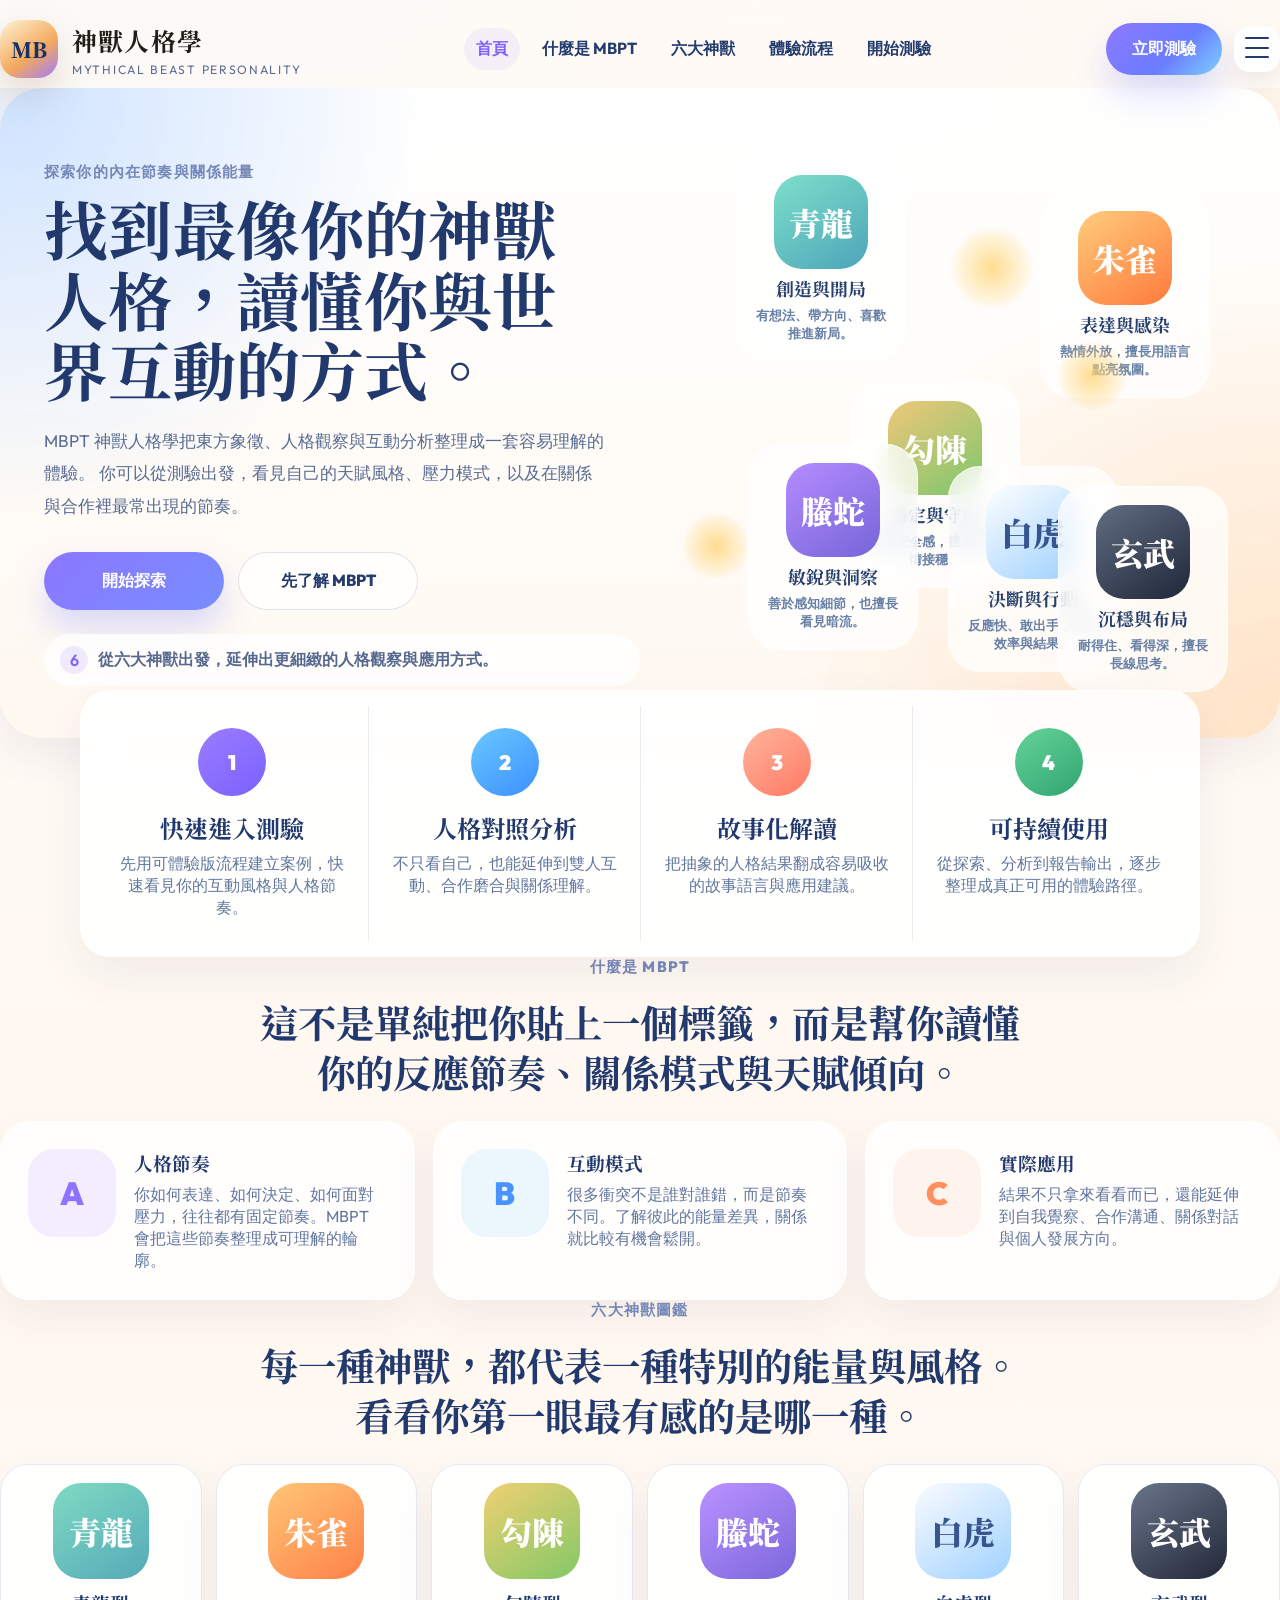
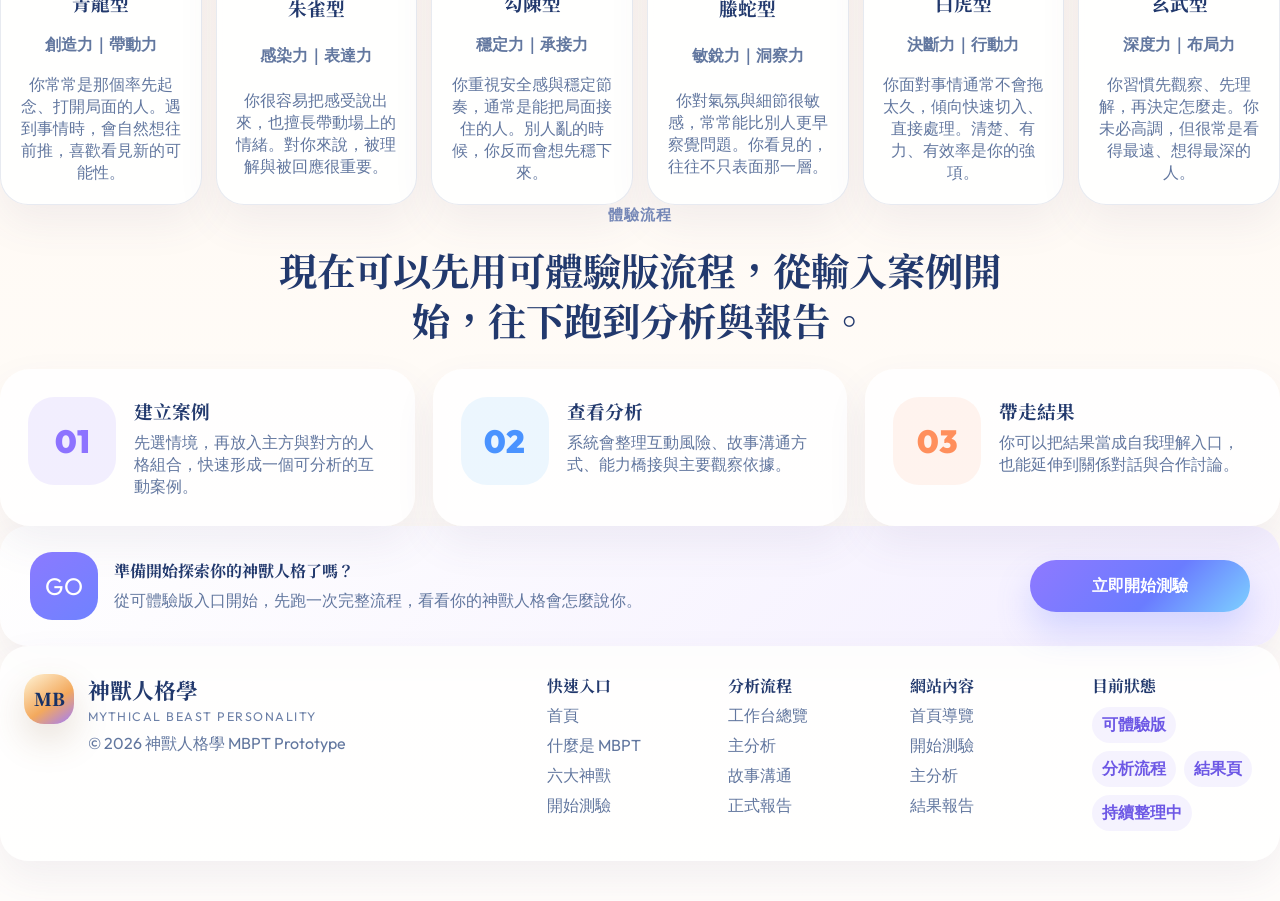
<file: index.html>
<!doctype html>
<html lang="zh-Hant">
  <head>
    <meta charset="utf-8" />
    <meta name="viewport" content="width=device-width, initial-scale=1" />
    <meta name="theme-color" content="#355248" />
    <link rel="canonical" href="https://mbpt-2027-ei7o.vercel.app/" />
    <link rel="icon" href="favicon.svg" type="image/svg+xml" />
    <link rel="manifest" href="site.webmanifest" />
    <meta property="og:title" content="神獸人格學 | MBPT 2027" />
    <meta property="og:description" content="探索你的神獸人格、互動節奏與關係能量，從首頁直接進入可體驗版流程。" />
    <meta property="og:type" content="website" />
    <meta property="og:url" content="https://mbpt-2027-ei7o.vercel.app/" />
    <meta property="og:image" content="https://mbpt-2027-ei7o.vercel.app/og-cover.svg" />
    <meta name="twitter:card" content="summary_large_image" />
    <meta name="twitter:title" content="神獸人格學 | MBPT 2027" />
    <meta name="twitter:description" content="探索你的神獸人格、互動節奏與關係能量，從首頁直接進入可體驗版流程。" />
    <meta name="twitter:image" content="https://mbpt-2027-ei7o.vercel.app/og-cover.svg" />
    <title>神獸人格學 | MBPT 2027</title>
    <meta
      name="description"
      content="探索你的神獸人格、互動節奏與關係能量，從首頁直接進入可體驗版流程。"
    />
    <link rel="preconnect" href="https://fonts.googleapis.com" />
    <link rel="preconnect" href="https://fonts.gstatic.com" crossorigin />
    <link
      href="https://fonts.googleapis.com/css2?family=Noto+Serif+TC:wght@500;700;900&family=Outfit:wght@400;500;600;700;800&display=swap"
      rel="stylesheet"
    />
    <link rel="stylesheet" href="styles.css" />
    <link rel="stylesheet" href="portal.css" />
  </head>
  <body>
    <main class="portal-page mb-home-template">
      <header class="mb-topbar">
        <a class="mb-brand" href="index.html" aria-label="神獸人格學首頁">
          <span class="mb-brand-mark">MB</span>
          <span class="mb-brand-copy">
            <strong>神獸人格學</strong>
            <small>MYTHICAL BEAST PERSONALITY</small>
          </span>
        </a>

        <nav class="mb-nav" id="mb-main-nav" aria-label="主導覽">
          <a class="is-active" href="index.html">首頁</a>
          <a href="#about">什麼是 MBPT</a>
          <a href="#beasts">六大神獸</a>
          <a href="#journey">體驗流程</a>
          <a href="workbench.html#case-entry">開始測驗</a>
        </nav>

        <div class="mb-topbar-actions">
          <a class="mb-pill-button" href="workbench.html#case-entry">立即測驗</a>
          <button class="mb-menu-button" type="button" aria-label="開啟選單" aria-expanded="false" aria-controls="mb-main-nav">
            <span></span>
            <span></span>
            <span></span>
          </button>
        </div>
      </header>

      <section class="mb-hero-section">
        <div class="mb-hero-copy">
          <p class="mb-overline">探索你的內在節奏與關係能量</p>
          <h1>找到最像你的神獸人格，讀懂你與世界互動的方式。</h1>
          <p class="mb-hero-lead">
            MBPT 神獸人格學把東方象徵、人格觀察與互動分析整理成一套容易理解的體驗。
            你可以從測驗出發，看見自己的天賦風格、壓力模式，以及在關係與合作裡最常出現的節奏。
          </p>

          <div class="mb-hero-actions">
            <a class="mb-cta-primary" href="workbench.html#case-entry">開始探索</a>
            <a class="mb-cta-secondary" href="#about">先了解 MBPT</a>
          </div>

          <div class="mb-proof">
            <span class="mb-proof-icon">6</span>
            <span>從六大神獸出發，延伸出更細緻的人格觀察與應用方式。</span>
          </div>
        </div>

        <div class="mb-hero-stage" aria-label="六大神獸人格預覽">
          <article class="mb-spirit-card spirit-dragon">
            <span class="mb-spirit-emoji">青龍</span>
            <strong>創造與開局</strong>
            <small>有想法、帶方向、喜歡推進新局。</small>
          </article>
          <article class="mb-spirit-card spirit-phoenix">
            <span class="mb-spirit-emoji">朱雀</span>
            <strong>表達與感染</strong>
            <small>熱情外放，擅長用語言點亮氛圍。</small>
          </article>
          <article class="mb-spirit-card spirit-qilin">
            <span class="mb-spirit-emoji">勾陳</span>
            <strong>穩定與守成</strong>
            <small>重視安全感，擅長把事情接穩。</small>
          </article>
          <article class="mb-spirit-card spirit-serpent">
            <span class="mb-spirit-emoji">螣蛇</span>
            <strong>敏銳與洞察</strong>
            <small>善於感知細節，也擅長看見暗流。</small>
          </article>
          <article class="mb-spirit-card spirit-tiger">
            <span class="mb-spirit-emoji">白虎</span>
            <strong>決斷與行動</strong>
            <small>反應快、敢出手，重視效率與結果。</small>
          </article>
          <article class="mb-spirit-card spirit-turtle">
            <span class="mb-spirit-emoji">玄武</span>
            <strong>沉穩與布局</strong>
            <small>耐得住、看得深，擅長長線思考。</small>
          </article>
          <span class="mb-orb orb-a"></span>
          <span class="mb-orb orb-b"></span>
          <span class="mb-orb orb-c"></span>
        </div>
      </section>

      <section class="mb-feature-ribbon" aria-label="首頁重點功能">
        <article class="mb-feature-item">
          <span class="mb-feature-icon violet">1</span>
          <h2>快速進入測驗</h2>
          <p>先用可體驗版流程建立案例，快速看見你的互動風格與人格節奏。</p>
        </article>
        <article class="mb-feature-item">
          <span class="mb-feature-icon blue">2</span>
          <h2>人格對照分析</h2>
          <p>不只看自己，也能延伸到雙人互動、合作磨合與關係理解。</p>
        </article>
        <article class="mb-feature-item">
          <span class="mb-feature-icon coral">3</span>
          <h2>故事化解讀</h2>
          <p>把抽象的人格結果翻成容易吸收的故事語言與應用建議。</p>
        </article>
        <article class="mb-feature-item">
          <span class="mb-feature-icon green">4</span>
          <h2>可持續使用</h2>
          <p>從探索、分析到報告輸出，逐步整理成真正可用的體驗路徑。</p>
        </article>
      </section>

      <section class="mb-section-shell" id="about">
        <div class="mb-section-head centered">
          <p class="mb-section-kicker">什麼是 MBPT</p>
          <h2>這不是單純把你貼上一個標籤，而是幫你讀懂你的反應節奏、關係模式與天賦傾向。</h2>
        </div>

        <div class="mb-concept-grid">
          <article class="mb-concept-card soft-purple">
            <span class="mb-concept-mark">A</span>
            <div>
              <h3>人格節奏</h3>
              <p>你如何表達、如何決定、如何面對壓力，往往都有固定節奏。MBPT 會把這些節奏整理成可理解的輪廓。</p>
            </div>
          </article>
          <article class="mb-concept-card soft-blue">
            <span class="mb-concept-mark">B</span>
            <div>
              <h3>互動模式</h3>
              <p>很多衝突不是誰對誰錯，而是節奏不同。了解彼此的能量差異，關係就比較有機會鬆開。</p>
            </div>
          </article>
          <article class="mb-concept-card soft-peach">
            <span class="mb-concept-mark">C</span>
            <div>
              <h3>實際應用</h3>
              <p>結果不只拿來看看而已，還能延伸到自我覺察、合作溝通、關係對話與個人發展方向。</p>
            </div>
          </article>
        </div>
      </section>

      <section class="mb-section-shell mb-beast-library" id="beasts">
        <div class="mb-section-head centered">
          <p class="mb-section-kicker">六大神獸圖鑑</p>
          <h2>每一種神獸，都代表一種特別的能量與風格。看看你第一眼最有感的是哪一種。</h2>
        </div>

        <div class="mb-beast-grid">
          <article class="mb-beast-card dragon">
            <span class="mb-beast-face">青龍</span>
            <h3>青龍型</h3>
            <p class="mb-beast-tags">創造力｜帶動力</p>
            <p>你常常是那個率先起念、打開局面的人。遇到事情時，會自然想往前推，喜歡看見新的可能性。</p>
          </article>
          <article class="mb-beast-card phoenix">
            <span class="mb-beast-face">朱雀</span>
            <h3>朱雀型</h3>
            <p class="mb-beast-tags">感染力｜表達力</p>
            <p>你很容易把感受說出來，也擅長帶動場上的情緒。對你來說，被理解與被回應很重要。</p>
          </article>
          <article class="mb-beast-card qilin">
            <span class="mb-beast-face">勾陳</span>
            <h3>勾陳型</h3>
            <p class="mb-beast-tags">穩定力｜承接力</p>
            <p>你重視安全感與穩定節奏，通常是能把局面接住的人。別人亂的時候，你反而會想先穩下來。</p>
          </article>
          <article class="mb-beast-card serpent">
            <span class="mb-beast-face">螣蛇</span>
            <h3>螣蛇型</h3>
            <p class="mb-beast-tags">敏銳力｜洞察力</p>
            <p>你對氣氛與細節很敏感，常常能比別人更早察覺問題。你看見的，往往不只表面那一層。</p>
          </article>
          <article class="mb-beast-card tiger">
            <span class="mb-beast-face">白虎</span>
            <h3>白虎型</h3>
            <p class="mb-beast-tags">決斷力｜行動力</p>
            <p>你面對事情通常不會拖太久，傾向快速切入、直接處理。清楚、有力、有效率是你的強項。</p>
          </article>
          <article class="mb-beast-card turtle">
            <span class="mb-beast-face">玄武</span>
            <h3>玄武型</h3>
            <p class="mb-beast-tags">深度力｜布局力</p>
            <p>你習慣先觀察、先理解，再決定怎麼走。你未必高調，但很常是看得最遠、想得最深的人。</p>
          </article>
        </div>
      </section>

      <section class="mb-section-shell" id="journey">
        <div class="mb-section-head centered">
          <p class="mb-section-kicker">體驗流程</p>
          <h2>現在可以先用可體驗版流程，從輸入案例開始，往下跑到分析與報告。</h2>
        </div>

        <div class="mb-concept-grid">
          <article class="mb-concept-card soft-purple">
            <span class="mb-concept-mark">01</span>
            <div>
              <h3>建立案例</h3>
              <p>先選情境，再放入主方與對方的人格組合，快速形成一個可分析的互動案例。</p>
            </div>
          </article>
          <article class="mb-concept-card soft-blue">
            <span class="mb-concept-mark">02</span>
            <div>
              <h3>查看分析</h3>
              <p>系統會整理互動風險、故事溝通方式、能力橋接與主要觀察依據。</p>
            </div>
          </article>
          <article class="mb-concept-card soft-peach">
            <span class="mb-concept-mark">03</span>
            <div>
              <h3>帶走結果</h3>
              <p>你可以把結果當成自我理解入口，也能延伸到關係對話與合作討論。</p>
            </div>
          </article>
        </div>
      </section>

      <section class="mb-cta-band">
        <div class="mb-cta-copy">
          <span class="mb-cta-gift">GO</span>
          <div>
            <strong>準備開始探索你的神獸人格了嗎？</strong>
            <p>從可體驗版入口開始，先跑一次完整流程，看看你的神獸人格會怎麼說你。</p>
          </div>
        </div>
        <a class="mb-pill-button large" href="workbench.html#case-entry">立即開始測驗</a>
      </section>

      <footer class="mb-footer">
        <div class="mb-footer-brand">
          <span class="mb-brand-mark small">MB</span>
          <div>
            <strong>神獸人格學</strong>
            <small>MYTHICAL BEAST PERSONALITY</small>
            <p>© 2026 神獸人格學 MBPT Prototype</p>
          </div>
        </div>

        <div class="mb-footer-columns">
          <div>
            <h4>快速入口</h4>
            <a href="index.html">首頁</a>
            <a href="#about">什麼是 MBPT</a>
            <a href="#beasts">六大神獸</a>
            <a href="workbench.html#case-entry">開始測驗</a>
          </div>
          <div>
            <h4>分析流程</h4>
            <a href="workbench.html#overview">工作台總覽</a>
            <a href="workbench.html#analysis">主分析</a>
            <a href="workbench.html#story-engine">故事溝通</a>
            <a href="workbench.html#report">正式報告</a>
          </div>
          <div>
            <h4>網站內容</h4>
            <a href="index.html">首頁導覽</a>
            <a href="workbench.html#case-entry">開始測驗</a>
            <a href="workbench.html#analysis">主分析</a>
            <a href="workbench.html#report">結果報告</a>
          </div>
          <div>
            <h4>目前狀態</h4>
            <div class="mb-socials">
              <span>可體驗版</span>
              <span>分析流程</span>
              <span>結果頁</span>
              <span>持續整理中</span>
            </div>
          </div>
        </div>
      </footer>
    </main>
      <script>
      (() => {
        const menuButton = document.querySelector(".mb-menu-button");
        const nav = document.querySelector(".mb-nav");
        if (!menuButton || !nav) return;

        menuButton.addEventListener("click", () => {
          const isOpen = nav.classList.toggle("is-open");
          menuButton.setAttribute("aria-expanded", isOpen ? "true" : "false");
        });

        nav.querySelectorAll("a").forEach((link) => {
          link.addEventListener("click", () => {
            nav.classList.remove("is-open");
            menuButton.setAttribute("aria-expanded", "false");
          });
        });
      })();
    </script>
  </body>
</html>
</file>
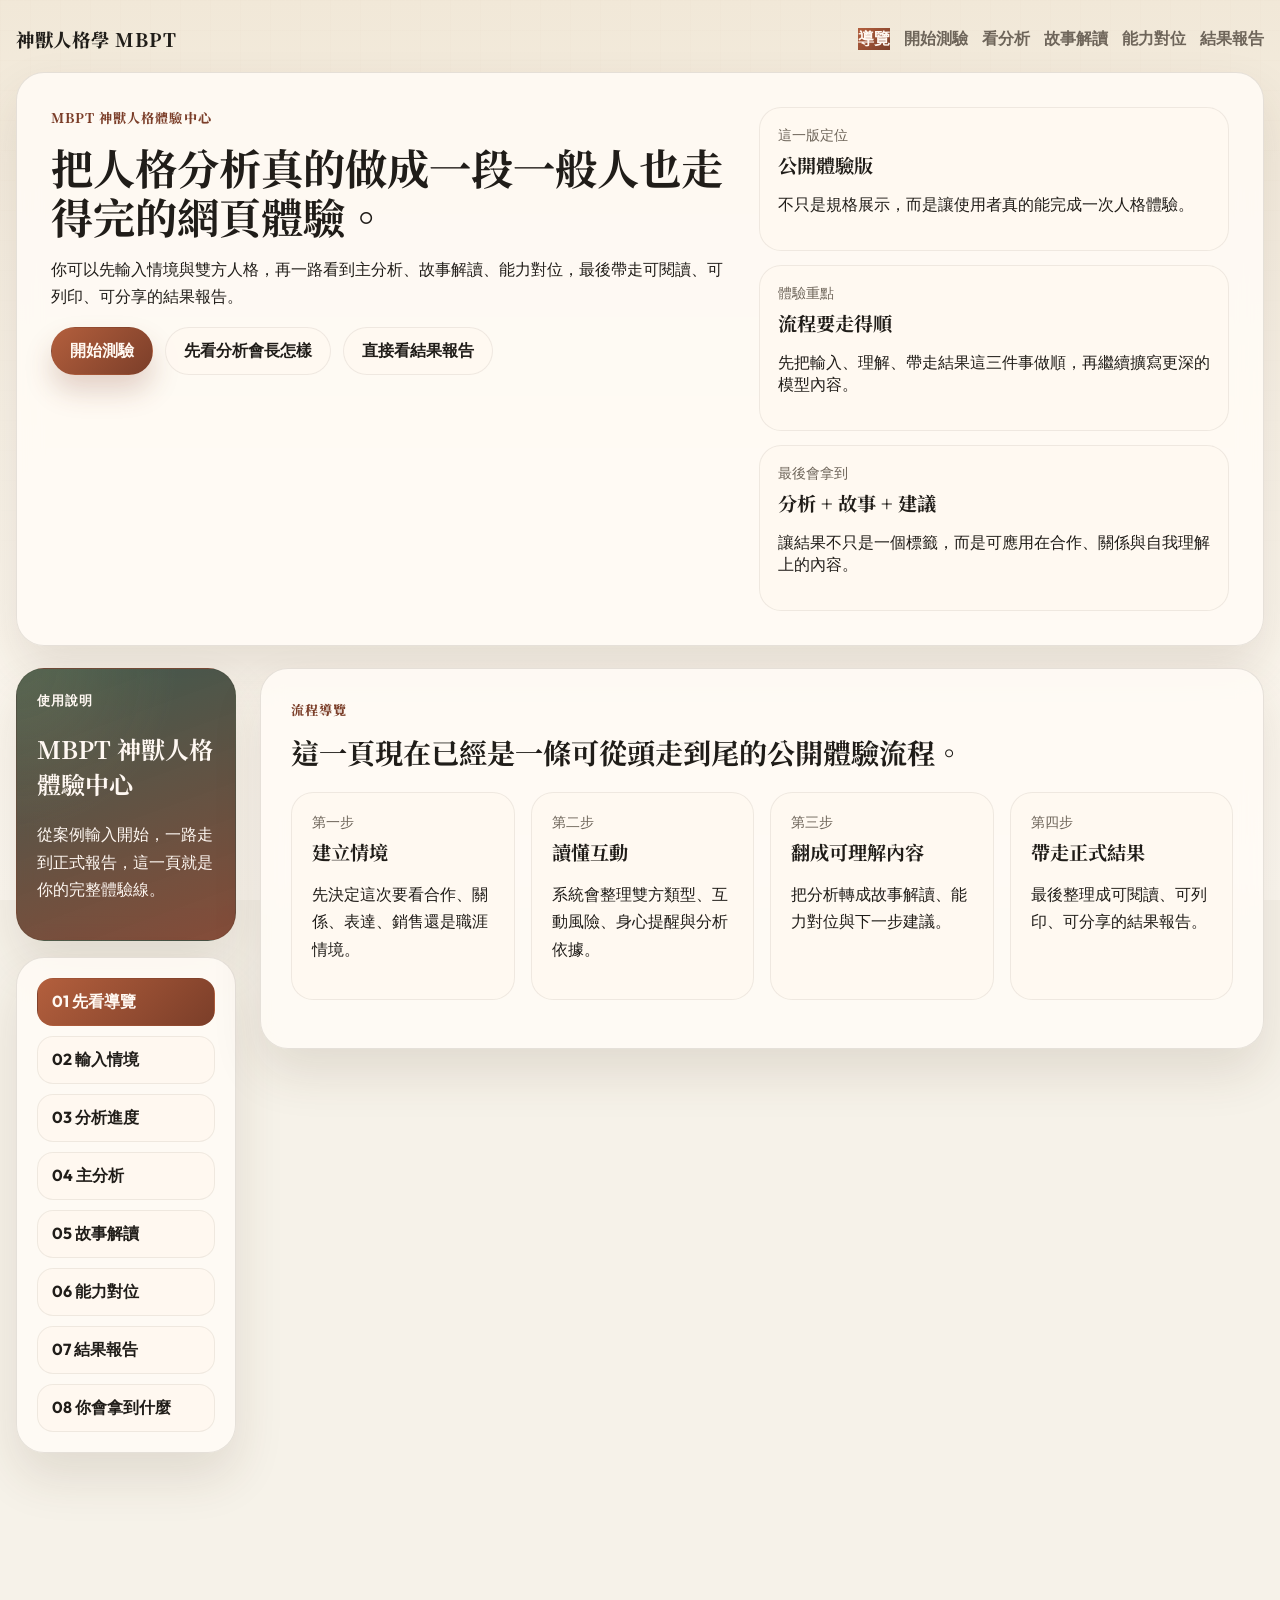
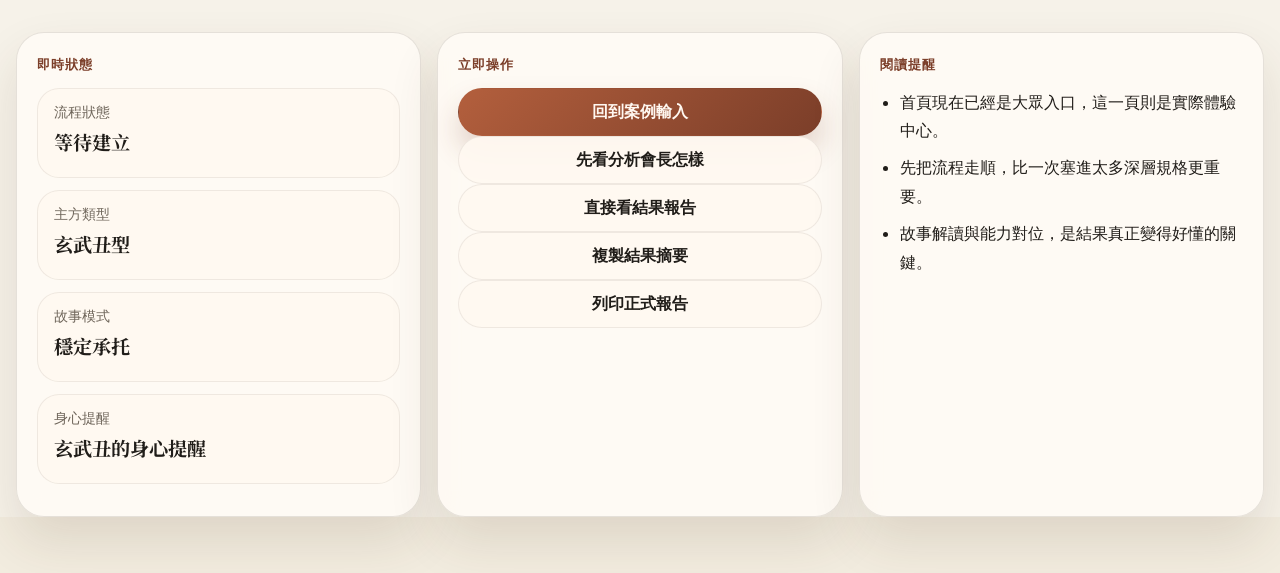
<file: workbench.html>
<!doctype html>
<html lang="zh-Hant">
  <head>
    <meta charset="utf-8" />
    <meta name="viewport" content="width=device-width, initial-scale=1" />
    <meta name="theme-color" content="#355248" />
    <link rel="canonical" href="https://mbpt-2027-ei7o.vercel.app/workbench" />
    <link rel="icon" href="favicon.svg" type="image/svg+xml" />
    <link rel="manifest" href="site.webmanifest" />
    <meta property="og:title" content="神獸人格學體驗中心 | MBPT 2027" />
    <meta property="og:description" content="從情境輸入、雙方分析到故事解讀與結果報告，這是 MBPT 神獸人格學的完整體驗入口。" />
    <meta property="og:type" content="website" />
    <meta property="og:url" content="https://mbpt-2027-ei7o.vercel.app/workbench" />
    <meta property="og:image" content="https://mbpt-2027-ei7o.vercel.app/og-cover.svg" />
    <meta name="twitter:card" content="summary_large_image" />
    <meta name="twitter:title" content="神獸人格學體驗中心 | MBPT 2027" />
    <meta name="twitter:description" content="從情境輸入、雙方分析到故事解讀與結果報告，這是 MBPT 神獸人格學的完整體驗入口。" />
    <meta name="twitter:image" content="https://mbpt-2027-ei7o.vercel.app/og-cover.svg" />
    <title>神獸人格學體驗中心 | MBPT 2027</title>
    <link rel="preconnect" href="https://fonts.googleapis.com" />
    <link rel="preconnect" href="https://fonts.gstatic.com" crossorigin />
    <link href="https://fonts.googleapis.com/css2?family=Noto+Serif+TC:wght@400;600;700;900&family=Outfit:wght@400;500;600;700;800&display=swap" rel="stylesheet" />
    <link rel="stylesheet" href="styles.css" />
    <link rel="stylesheet" href="mbpt2027-polish.css" />
    <link rel="stylesheet" href="mbpt2027-workbench-refine.css" />
    <link rel="stylesheet" href="mbpt2027-story-icap.css" />
    <style id="workbench-bg-fallback">
      html {
        background: #f2ecdf;
      }

      body {
        min-height: 100vh;
        position: relative;
        background-color: #f6f2e9;
        background-image:
          radial-gradient(circle at 12% 12%, rgba(210, 161, 91, 0.26), transparent 0 24%),
          radial-gradient(circle at 88% 8%, rgba(179, 95, 61, 0.18), transparent 0 22%),
          radial-gradient(circle at 50% 100%, rgba(53, 82, 72, 0.08), transparent 0 28%),
          linear-gradient(180deg, #f1e8d8 0%, #f8f2e7 46%, #fcf8f1 100%);
        background-attachment: fixed;
      }

      body::before {
        content: "";
        position: fixed;
        inset: 0;
        pointer-events: none;
        background:
          linear-gradient(rgba(82, 61, 32, 0.035) 1px, transparent 1px),
          linear-gradient(90deg, rgba(82, 61, 32, 0.035) 1px, transparent 1px);
        background-size: 30px 30px;
        mask-image: linear-gradient(180deg, rgba(0, 0, 0, 0.24), transparent 82%);
        z-index: 0;
      }

      .app-header,
      .app-shell {
        position: relative;
        z-index: 1;
      }
    </style>
    <script defer src="prototype-clean-data.js"></script>
    <script defer src="prototype-shared.js"></script>
    <script defer src="prototype.js"></script>
  </head>
  <body>
    <header class="app-header" id="top">
      <div class="topbar">
        <a class="brand" href="index.html">神獸人格學 MBPT</a>
        <nav class="top-nav" aria-label="主導覽">
          <a href="#overview">導覽</a>
          <a href="#case-entry">開始測驗</a>
          <a href="#analysis">看分析</a>
          <a href="#story-engine">故事解讀</a>
          <a href="#icap">能力對位</a>
          <a href="#report">結果報告</a>
        </nav>
      </div>

      <section class="hero-card">
        <div class="hero-copy">
          <p class="eyebrow">MBPT 神獸人格體驗中心</p>
          <h1>把人格分析真的做成一段一般人也走得完的網頁體驗。</h1>
          <p class="lead">
            你可以先輸入情境與雙方人格，再一路看到主分析、故事解讀、能力對位，最後帶走可閱讀、可列印、可分享的結果報告。
          </p>
          <div class="hero-actions">
            <a class="button primary" href="#case-entry" data-panel-link="case-entry">開始測驗</a>
            <a class="button secondary" href="#analysis" data-panel-link="analysis">先看分析會長怎樣</a>
            <a class="button secondary" href="#report" data-panel-link="report">直接看結果報告</a>
          </div>
        </div>

        <div class="hero-metrics">
          <article>
            <span>這一版定位</span>
            <strong>公開體驗版</strong>
            <p>不只是規格展示，而是讓使用者真的能完成一次人格體驗。</p>
          </article>
          <article>
            <span>體驗重點</span>
            <strong>流程要走得順</strong>
            <p>先把輸入、理解、帶走結果這三件事做順，再繼續擴寫更深的模型內容。</p>
          </article>
          <article>
            <span>最後會拿到</span>
            <strong>分析 + 故事 + 建議</strong>
            <p>讓結果不只是一個標籤，而是可應用在合作、關係與自我理解上的內容。</p>
          </article>
        </div>
      </section>
    </header>

    <main class="app-shell">
      <aside class="side-nav">
        <section class="side-card side-card-strong">
          <p class="side-label">使用說明</p>
          <h2>MBPT 神獸人格體驗中心</h2>
          <p>從案例輸入開始，一路走到正式報告，這一頁就是你的完整體驗線。</p>
        </section>

        <nav class="side-card side-menu" aria-label="工作台分頁">
          <a href="#overview" data-panel-link="overview">01 先看導覽</a>
          <a href="#case-entry" data-panel-link="case-entry">02 輸入情境</a>
          <a href="#analysis-status" data-panel-link="analysis-status">03 分析進度</a>
          <a href="#analysis" data-panel-link="analysis">04 主分析</a>
          <a href="#story-engine" data-panel-link="story-engine">05 故事解讀</a>
          <a href="#icap" data-panel-link="icap">06 能力對位</a>
          <a href="#report" data-panel-link="report">07 結果報告</a>
          <a href="#deliverables" data-panel-link="deliverables">08 你會拿到什麼</a>
        </nav>
      </aside>

      <div class="workspace">
        <section class="panel-section is-active" id="overview">
          <div class="section-head">
            <p class="eyebrow">流程導覽</p>
            <h2>這一頁現在已經是一條可從頭走到尾的公開體驗流程。</h2>
          </div>
          <div class="ops-kpi-grid">
            <article class="info-card ops-kpi">
              <span>第一步</span>
              <strong>建立情境</strong>
              <p>先決定這次要看合作、關係、表達、銷售還是職涯情境。</p>
            </article>
            <article class="info-card ops-kpi">
              <span>第二步</span>
              <strong>讀懂互動</strong>
              <p>系統會整理雙方類型、互動風險、身心提醒與分析依據。</p>
            </article>
            <article class="info-card ops-kpi">
              <span>第三步</span>
              <strong>翻成可理解內容</strong>
              <p>把分析轉成故事解讀、能力對位與下一步建議。</p>
            </article>
            <article class="info-card ops-kpi">
              <span>第四步</span>
              <strong>帶走正式結果</strong>
              <p>最後整理成可閱讀、可列印、可分享的結果報告。</p>
            </article>
          </div>
        </section>

        <section class="panel-section" id="case-entry">
          <div class="section-head split-head">
            <div>
              <p class="eyebrow">Case Entry</p>
              <h2>先把情境放進來，系統才知道這次要替你解讀什麼。</h2>
            </div>
            <div class="scenario-tabs" aria-label="情境切換">
              <button class="scenario-button is-active" type="button" data-scenario="partnership">合作夥伴</button>
              <button class="scenario-button" type="button" data-scenario="expression">表達溝通</button>
              <button class="scenario-button" type="button" data-scenario="relationship">關係互動</button>
              <button class="scenario-button" type="button" data-scenario="sales">銷售應用</button>
              <button class="scenario-button" type="button" data-scenario="career">職涯發展</button>
            </div>
          </div>

          <div class="entry-layout">
            <form class="case-form" id="prototype-form">
              <div class="form-grid">
                <label>
                  <span>案例名稱</span>
                  <input id="case-title" type="text" />
                </label>
                <label>
                  <span>分析情境</span>
                  <input id="case-type" type="text" readonly />
                </label>
              </div>

              <div class="form-grid">
                <label>
                  <span>日期</span>
                  <input id="case-date" type="date" />
                </label>
                <label>
                  <span>時間</span>
                  <input id="case-time" type="time" />
                </label>
              </div>

              <div class="dual-grid">
                <section class="party-card">
                  <p class="card-tag">你</p>
                  <h3>你的類型</h3>
                  <label>
                    <span>神獸</span>
                    <select id="a-beast"></select>
                  </label>
                  <label>
                    <span>地支</span>
                    <select id="a-branch"></select>
                  </label>
                </section>

                <section class="party-card">
                  <p class="card-tag">對方</p>
                  <h3>對方的類型</h3>
                  <label>
                    <span>神獸</span>
                    <select id="b-beast"></select>
                  </label>
                  <label>
                    <span>地支</span>
                    <select id="b-branch"></select>
                  </label>
                </section>
              </div>

              <label>
                <span>案例描述</span>
                <textarea id="case-description" rows="4"></textarea>
              </label>

              <label>
                <span>目前卡點</span>
                <textarea id="case-context" rows="4"></textarea>
              </label>

              <div class="form-actions">
                <button class="button primary" id="submit-prototype" type="submit">開始 MBPT 分析</button>
                <button class="button secondary" type="button" data-panel-link="analysis">先看主分析區</button>
                <button class="button secondary" type="button" data-panel-link="report">直接看結果報告</button>
                <button class="button secondary" id="reset-prototype" type="button">重設這次體驗</button>
              </div>
            </form>

            <aside class="preview-card">
              <p class="side-label">即時預覽</p>
              <h3 id="summary-case-title">尚未建立案例</h3>
              <p id="summary-line">先輸入情境、雙方人格與目前卡點，右側會同步整理案例摘要。</p>
              <dl class="summary-list">
                <div>
                  <dt>你的類型</dt>
                  <dd id="summary-main">待選擇</dd>
                </div>
                <div>
                  <dt>對方類型</dt>
                  <dd id="summary-secondary">待選擇</dd>
                </div>
                <div>
                  <dt>互動焦點</dt>
                  <dd id="summary-risk">尚未分析</dd>
                </div>
                <div>
                  <dt>案例情境</dt>
                  <dd id="summary-case-type">未指定</dd>
                </div>
              </dl>
            </aside>
          </div>
        </section>

        <section class="panel-section" id="analysis-status">
          <div class="section-head">
            <p class="eyebrow">Analysis Status</p>
            <h2>這裡會告訴你，現在是不是已經可以往下讀完整結果。</h2>
          </div>
          <div class="ops-status-board">
            <article class="status-card ops-status-main" id="analysis-status-card">
              <div class="ops-status-head">
                <div>
                  <p class="card-tag">目前進度</p>
                  <h3 id="analysis-status-title">等待建立案例</h3>
                </div>
                <span class="ops-status-badge">可開始閱讀</span>
              </div>
              <p id="analysis-status-text">完成情境輸入後，系統會依雙方人格與當前問題，整理出分析、故事解讀與結果報告。</p>
              <div class="flow-chain">
                <span id="step-structure">建立案例</span>
                <span id="step-mapping">生成分析</span>
                <span id="step-report">輸出報告</span>
              </div>
            </article>

            <article class="status-card accent-card ops-status-side" id="completion-card">
              <p class="card-tag">閱讀提示</p>
              <h3 id="completion-title">現在還在建立案例階段</h3>
              <p id="completion-text">你現在看到的是即時預覽；按下開始分析後，系統就會把這次的結果完整整理出來。</p>
            </article>
          </div>
        </section>

        <section class="panel-section" id="analysis">
          <div class="section-head">
            <p class="eyebrow">主分析</p>
            <h2>主分析會先指出雙方人格節奏與這次最值得優先處理的互動焦點。</h2>
          </div>
          <div class="report-console">
            <article class="report-sheet report-sheet-premium">
              <header class="report-header">
                <div>
                  <p class="card-tag">人格對照</p>
                  <h3>主方與對方的人格對照</h3>
                </div>
              </header>
              <div class="ops-kpi-grid">
                <article class="info-card ops-kpi">
                  <span>你的類型</span>
                  <strong id="report-main-code">尚未建立</strong>
                  <p id="beast-branch-copy">尚未建立</p>
                </article>
                <article class="info-card ops-kpi">
                  <span>對方類型</span>
                  <strong id="report-secondary-code">尚未建立</strong>
                  <p id="counterpart-copy">尚未建立</p>
                </article>
                <article class="info-card ops-kpi">
                  <span>互動風險</span>
                  <strong id="interaction-risk-title">尚未建立</strong>
                  <p id="interaction-risk-copy">尚未建立</p>
                </article>
                <article class="info-card ops-kpi">
                  <span>身心提醒</span>
                  <strong id="body-state-title">尚未建立</strong>
                  <p id="body-state-summary">尚未建立</p>
                </article>
              </div>

              <div class="analysis-grid-wide">
                <article class="body-card">
                  <h4>風險提醒</h4>
                  <p id="body-state-risk">尚未建立</p>
                </article>
                <article class="body-card">
                  <h4>照顧建議</h4>
                  <p id="body-state-advice">尚未建立</p>
                </article>
              </div>

              <div class="analysis-grid-wide">
                <article class="story-card">
                  <h4>五軸雷達</h4>
                  <div class="radar-frame">
                    <svg class="radar-svg" viewBox="0 0 240 240" aria-label="人格雷達圖">
                      <polygon class="radar-ring" points="120,24 210,88 176,198 64,198 30,88"></polygon>
                      <line class="radar-axis" x1="120" y1="120" x2="120" y2="24"></line>
                      <line class="radar-axis" x1="120" y1="120" x2="210" y2="88"></line>
                      <line class="radar-axis" x1="120" y1="120" x2="176" y2="198"></line>
                      <line class="radar-axis" x1="120" y1="120" x2="64" y2="198"></line>
                      <line class="radar-axis" x1="120" y1="120" x2="30" y2="88"></line>

                      <text class="radar-label" x="120" y="14">溝通表達</text>
                      <text class="radar-label" x="223" y="84">行動推進</text>
                      <text class="radar-label" x="188" y="216">承壓恢復</text>
                      <text class="radar-label" x="52" y="216">協作整合</text>
                      <text class="radar-label" x="17" y="84">洞察理解</text>

                      <polygon id="radar-a" class="radar-shape-a" points="120,120 120,120 120,120 120,120 120,120"></polygon>
                      <polygon id="radar-b" class="radar-shape-b" points="120,120 120,120 120,120 120,120 120,120"></polygon>
                    </svg>
                  </div>
                  <div class="radar-legend" aria-label="雷達圖圖例">
                    <span><i class="legend-dot legend-a"></i>你的節奏</span>
                    <span><i class="legend-dot legend-b"></i>對方節奏</span>
                  </div>
                  <p>雷達圖看的不是高低好壞，而是你和對方在五個面向上的節奏差異。</p><div class="radar-reading"><p id="radar-main-axis">你的主要優勢軸會顯示在這裡。</p><p id="radar-other-axis">對方目前最突出的節奏會顯示在這裡。</p><p id="radar-gap-axis">兩邊差距最大的面向會顯示在這裡，幫你快速抓到互動卡點。</p></div>
                </article>
                <article class="story-card">
                  <h4>主要依據</h4>
                  <ul class="evidence-list" id="evidence-list"></ul>
                </article>
              </div>
            </article>
          </div>
        </section>

        <section class="panel-section" id="story-engine">
          <div class="section-head">
            <p class="eyebrow">故事解讀</p>
            <h2>把分析結果翻成對方更容易聽得懂、接得住的故事節奏。</h2>
          </div>
          <div class="analysis-grid-wide">
            <article class="story-card">
              <h3 id="story-role">尚未建立</h3>
              <p id="story-title">尚未建立</p>
              <p id="story-opening">尚未建立</p>
            </article>
            <article class="story-card">
              <h4>角色感</h4>
              <p id="story-identity">尚未建立</p>
              <h4>橋接方式</h4>
              <p id="story-bridge">尚未建立</p>
              <h4>可直接套用</h4>
              <p id="story-template">尚未建立</p>
              <h4>下一步</h4>
              <p id="story-action">尚未建立</p>
            </article>
          </div>
        </section>

        <section class="panel-section" id="icap">
          <div class="section-head">
            <p class="eyebrow">能力對位</p>
            <h2>把這次最值得放大的能力軸，翻成你真的可以拿去用的方式。</h2>
          </div>
          <div class="ops-kpi-grid">
            <article class="info-card ops-kpi">
              <span>能力名稱</span>
              <strong id="icap-name">尚未建立</strong>
              <p id="icap-bridge">尚未建立</p>
            </article>
            <article class="info-card ops-kpi">
              <span>角色定位</span>
              <strong id="icap-role">尚未建立</strong>
              <p id="icap-role-copy">尚未建立</p>
            </article>
            <article class="info-card ops-kpi">
              <span>應用建議</span>
              <strong>下一步怎麼做</strong>
              <p id="icap-action">尚未建立</p>
            </article>
          </div>
        </section>

        <section class="panel-section" id="report">
          <div class="section-head split-head">
            <div>
              <p class="eyebrow">結果報告</p>
              <h2>把分析內容整理成一份你看得懂、也帶得走的結果報告。</h2>
            </div>
            <div class="report-mode-switch" aria-label="報告模式">
              <button class="mode-button is-active" type="button" data-report-mode="experience">體驗版</button>
              <button class="mode-button" type="button" data-report-mode="teaching">教學版</button>
              <button class="mode-button" type="button" data-report-mode="consulting">顧問版</button>
            </div>
          </div>

          <div class="report-console">
            <article class="report-sheet report-sheet-premium" id="report-sheet">
              <header class="report-header">
                <div>
                  <p class="card-tag">MBPT 結果報告</p>
                  <h3 id="report-title">MBPT 分析報告</h3>
                  <p id="report-case-meta">建立案例後，這裡會顯示時間、情境與報告模式。</p>
                </div>
                <div class="print-actions">
                  <button class="button secondary" id="copy-report" type="button">複製摘要</button>
                  <button class="button secondary" type="button" onclick="window.MBPTPrintPage && window.MBPTPrintPage('report')">列印報告</button>
                  <button class="button secondary" type="button" onclick="window.MBPTPrintPage && window.MBPTPrintPage('report')">另存 PDF</button>
                </div>
              </header>

              <section class="report-guide" aria-label="結果導讀"><article><span>先看</span><strong>互動焦點</strong><p>先理解這次最容易卡住的是什麼，才知道後面建議為什麼這樣排。</p></article><article><span>再看</span><strong>雙方節奏</strong><p>把你和對方的強弱軸看懂，會比較知道彼此不是誰對誰錯，而是節奏不同。</p></article><article><span>最後看</span><strong>下一步建議</strong><p>把故事解讀、能力對位和下一步合在一起看，結果才會真的變成可用的行動。</p></article></section><section class="report-spotlight">
                <div class="report-spotlight-copy">
                  <p class="card-tag">本次焦點</p>
                  <h4 id="report-highlight">完成分析後，這裡會先告訴你這次最值得先看見的地方。</h4>
                  <p id="report-mode-note">你可以切換不同報告語氣，但分析核心會保持一致。</p>
                </div>
                <div class="report-spotlight-meta">
                  <div>
                    <span>互動組合</span>
                    <strong id="report-duo">尚未建立</strong>
                  </div>
                  <div>
                    <span>分享摘要</span>
                    <p id="report-share-status">完成分析後，可以一鍵複製這次的結果摘要。</p>
                  </div>
                </div>
              </section>

              <div class="report-body">
                <section>
                  <h4>整體摘要</h4>
                  <p id="report-summary">尚未建立</p>
                </section>
                <section>
                  <h4>這次最值得先看見的地方</h4>
                  <p id="report-match">尚未建立</p>
                </section>
                <section>
                  <h4>互動提醒</h4>
                  <p id="report-interaction">尚未建立</p>
                </section>
                <section>
                  <h4>故事解讀</h4>
                  <p id="report-story">尚未建立</p>
                </section>
                <section>
                  <h4>能力對位</h4>
                  <p id="report-icap">尚未建立</p>
                </section>
                <section>
                  <h4>下一步建議</h4>
                  <p id="report-next">尚未建立</p>
                </section>
                <section>
                  <h4>照顧自己的提醒</h4>
                  <p id="report-care">尚未建立</p>
                </section>
              </div>
            </article>

            <aside class="report-ops-card">
              <p class="card-tag">報告使用方式</p>
              <h3>這一區已經接近正式上線版本，會把閱讀、分享與輸出整合在一起。</h3>
              <ul class="ops-checklist">
                <li>先看上方的互動焦點，抓住這次最重要的核心。</li>
                <li>再往下看雙方節奏、故事解讀和能力對位，理解原因。</li>
                <li>最後決定要直接閱讀、複製摘要，還是列印成正式報告。</li>
              </ul>
              <div class="report-share-box">
                <span>可分享短摘要</span>
                <p id="report-share-preview">分析完成後，這裡會自動整理成一段適合傳給朋友或個案的短摘要。</p>
              </div>
              <div class="report-ops-tags">
                <span>體驗版語氣</span>
                <span>可列印</span>
                <span>可另存 PDF</span>
                <span>可複製摘要</span>
              </div>
            </aside>
          </div>
        </section>

        <section class="panel-section" id="deliverables">
          <div class="section-head">
            <p class="eyebrow">交付內容</p>
            <h2>你現在可以從這套體驗裡實際拿到什麼。</h2>
          </div>
          <div class="deliverable-stage">
            <article class="deliverable-stage-main">
              <p class="card-tag">目前成果</p>
              <h3>你現在拿到的，已經不是展示頁，而是一條一般使用者可以自己走完的測驗與報告流程。</h3>
              <p>
                使用者可以從首頁進入、建立案例、查看雙方分析、讀懂故事解讀與能力建議，最後帶走一份可閱讀、可列印、可分享的結果報告。
                這一版已經具備對外展示與內部試跑的基本完成度，接下來重點會放在內容擴充、細部 QA 與正式上架前整理。
              </p>
            </article>

            <div class="deliverable-grid">
              <article class="info-card deliverable-card">
                <span>你先會得到</span>
                <strong>情境案例</strong>
                <p>可以用情境模板快速建立案例，並放入雙方神獸與地支組合。</p>
              </article>
              <article class="info-card deliverable-card">
                <span>接著會看到</span>
                <strong>人格 + 風險 + 故事</strong>
                <p>可以直接看到主分析、互動風險、故事模式與能力橋接。</p>
              </article>
              <article class="info-card deliverable-card">
                <span>最後可帶走</span>
                <strong>報告 / 列印 / 摘要分享</strong>
                <p>結果頁已具備正式閱讀、列印輸出與一鍵複製摘要，能更接近真實使用情境。</p>
              </article>
              <article class="info-card deliverable-card">
                <span>接下來主重點</span>
                <strong>QA 與擴充內容</strong>
                <p>後續優先補一致性校對、更多案例內容，以及更完整的正式報告版本。</p>
              </article>
            </div>
          </div>
        </section>
      </div>

      <aside class="right-rail">
        <section class="side-card">
          <p class="side-label">即時狀態</p>
          <div class="rail-metric">
            <span>流程狀態</span>
            <strong id="rail-status">等待建立</strong>
          </div>
          <div class="rail-metric">
            <span>主方類型</span>
            <strong id="rail-main">尚未建立</strong>
          </div>
          <div class="rail-metric">
            <span>故事模式</span>
            <strong id="rail-story">尚未建立</strong>
          </div>
          <div class="rail-metric">
            <span>身心提醒</span>
            <strong id="rail-body">尚未建立</strong>
          </div>
        </section>

        <section class="side-card">
          <p class="side-label">立即操作</p>
          <button class="button primary block-button" type="button" data-panel-link="case-entry">回到案例輸入</button>
          <button class="button secondary block-button" type="button" data-panel-link="analysis">先看分析會長怎樣</button>
          <button class="button secondary block-button" type="button" data-panel-link="report">直接看結果報告</button>
          <button class="button secondary block-button" id="copy-report-rail" type="button">複製結果摘要</button>
          <button class="button secondary block-button" type="button" onclick="window.MBPTPrintPage && window.MBPTPrintPage('report')">列印正式報告</button>
        </section>

        <section class="side-card">
          <p class="side-label">閱讀提醒</p>
          <ul class="tips-list">
            <li>首頁現在已經是大眾入口，這一頁則是實際體驗中心。</li>
            <li>先把流程走順，比一次塞進太多深層規格更重要。</li>
            <li>故事解讀與能力對位，是結果真正變得好懂的關鍵。</li>
          </ul>
        </section>
      </aside>
    </main>
  </body>
</html>
</file>
<file: styles.css>
:root {
  --bg: #f6f2e9;
  --bg-soft: #fffaf3;
  --ink: #201d19;
  --muted: #6e655a;
  --line: rgba(53, 44, 29, 0.12);
  --accent: #b35f3d;
  --accent-deep: #7b3e29;
  --forest: #355248;
  --gold: #d2a15b;
  --card: rgba(255, 251, 245, 0.88);
  --shadow: 0 24px 50px rgba(70, 48, 22, 0.12);
}

* {
  box-sizing: border-box;
}

html {
  scroll-behavior: smooth;
}

body {
  margin: 0;
  color: var(--ink);
  font-family: "Outfit", sans-serif;
  background:
    radial-gradient(circle at top left, rgba(210, 161, 91, 0.18), transparent 28%),
    radial-gradient(circle at top right, rgba(179, 95, 61, 0.12), transparent 24%),
    linear-gradient(180deg, #f3ede2 0%, #fbf8f2 100%);
}

body::before {
  content: "";
  position: fixed;
  inset: 0;
  pointer-events: none;
  background-image:
    linear-gradient(rgba(70, 48, 22, 0.03) 1px, transparent 1px),
    linear-gradient(90deg, rgba(70, 48, 22, 0.03) 1px, transparent 1px);
  background-size: 28px 28px;
  mask-image: linear-gradient(180deg, rgba(0, 0, 0, 0.24), transparent 85%);
}

.app-header,
.app-shell {
  width: min(1480px, calc(100% - 32px));
  margin: 0 auto;
}

.app-header {
  padding: 18px 0 22px;
}

.topbar {
  display: flex;
  align-items: center;
  justify-content: space-between;
  gap: 18px;
  padding: 8px 0 20px;
}

.brand,
.eyebrow,
h1,
h2,
h3,
h4 {
  font-family: "Noto Serif TC", serif;
}

.brand {
  color: var(--ink);
  text-decoration: none;
  font-weight: 800;
  font-size: 1.15rem;
  letter-spacing: 0.04em;
}

.top-nav {
  display: flex;
  flex-wrap: wrap;
  gap: 14px;
}

.top-nav a {
  color: var(--muted);
  text-decoration: none;
  font-weight: 600;
}

.hero-card,
.side-card,
.panel-section {
  border: 1px solid var(--line);
  border-radius: 28px;
  background: var(--card);
  box-shadow: var(--shadow);
  backdrop-filter: blur(12px);
}

.hero-card {
  display: grid;
  grid-template-columns: 1.3fr 0.9fr;
  gap: 28px;
  padding: 34px;
}

.hero-copy h1 {
  margin: 0 0 16px;
  font-size: clamp(2rem, 3.3vw, 3.5rem);
  line-height: 1.16;
}

.eyebrow,
.side-label,
.card-tag {
  margin: 0 0 12px;
  color: var(--accent-deep);
  font-size: 0.82rem;
  font-weight: 800;
  letter-spacing: 0.08em;
  text-transform: uppercase;
}

.lead,
.hero-copy p,
.panel-section p,
.side-card p,
.info-card p,
.story-card p,
.status-card p,
.result-card p,
.body-card p {
  line-height: 1.72;
}

.hero-actions,
.print-actions,
.form-actions {
  display: flex;
  flex-wrap: wrap;
  gap: 12px;
}

.button {
  appearance: none;
  border: 1px solid transparent;
  border-radius: 999px;
  padding: 12px 18px;
  font: inherit;
  font-weight: 700;
  cursor: pointer;
  text-decoration: none;
  transition: transform 0.18s ease, box-shadow 0.18s ease, background 0.18s ease;
}

.button:hover {
  transform: translateY(-1px);
}

.button.primary {
  color: #fff8f1;
  background: linear-gradient(135deg, var(--accent), var(--accent-deep));
  box-shadow: 0 16px 28px rgba(127, 63, 40, 0.22);
}

.button.secondary {
  color: var(--ink);
  background: rgba(255, 249, 241, 0.92);
  border-color: rgba(53, 44, 29, 0.08);
}

.block-button {
  width: 100%;
  justify-content: center;
}

.hero-metrics {
  display: grid;
  gap: 14px;
}

.hero-metrics article,
.rail-metric,
.info-card,
.story-card,
.status-card,
.result-card,
.body-card,
.preview-card,
.party-card,
.timeline-card,
.report-sheet {
  border: 1px solid rgba(53, 44, 29, 0.08);
  background: rgba(255, 249, 241, 0.9);
  border-radius: 22px;
}

.hero-metrics article {
  padding: 18px;
}

.hero-metrics span,
.info-card span,
.rail-metric span {
  display: block;
  margin-bottom: 6px;
  color: var(--muted);
  font-size: 0.85rem;
}

.hero-metrics strong,
.info-card strong,
.rail-metric strong {
  display: block;
  margin-bottom: 8px;
  font-family: "Noto Serif TC", serif;
  font-size: 1.2rem;
}

.app-shell {
  display: grid;
  grid-template-columns: 240px minmax(0, 1fr) 300px;
  gap: 24px;
  align-items: start;
  margin-bottom: 56px;
}

.side-nav,
.right-rail {
  position: sticky;
  top: 18px;
  display: grid;
  gap: 16px;
}

.side-card {
  padding: 20px;
}

.side-card-strong {
  color: #fff8f2;
  background:
    radial-gradient(circle at top left, rgba(210, 161, 91, 0.18), transparent 46%),
    linear-gradient(160deg, rgba(53, 82, 72, 0.96), rgba(123, 62, 41, 0.92));
}

.side-card-strong .side-label,
.side-card-strong h2,
.side-card-strong p {
  color: inherit;
}

.side-menu {
  display: grid;
  gap: 10px;
}

.side-menu a,
.top-nav a.is-active,
[data-panel-link].is-active {
  text-decoration: none;
}

.side-menu a,
.pill-link {
  display: block;
  padding: 12px 14px;
  border-radius: 16px;
  color: var(--ink);
  background: rgba(255, 249, 241, 0.94);
  border: 1px solid rgba(53, 44, 29, 0.08);
  font-weight: 700;
}

.side-menu a.is-active,
.top-nav a.is-active,
.hero-actions [data-panel-link].is-active,
.form-actions [data-panel-link].is-active {
  color: #fff8f2;
  background: linear-gradient(135deg, var(--accent), var(--accent-deep));
  border-color: transparent;
}

.quick-links {
  display: flex;
  flex-direction: column;
  gap: 10px;
}

.pill-link {
  text-decoration: none;
}

.workspace {
  min-width: 0;
  min-height: 940px;
}

.panel-section {
  display: none;
  padding: 30px;
}

.panel-section.is-active {
  display: block;
  animation: panelFade 0.26s ease;
}

@keyframes panelFade {
  from {
    opacity: 0;
    transform: translateY(10px);
  }
  to {
    opacity: 1;
    transform: translateY(0);
  }
}

.section-head {
  margin-bottom: 22px;
}

.section-head h2 {
  margin: 0;
  line-height: 1.28;
  font-size: clamp(1.5rem, 2.2vw, 2.2rem);
}

.split-head {
  display: flex;
  justify-content: space-between;
  align-items: flex-start;
  gap: 18px;
  flex-wrap: wrap;
}

.dashboard-grid,
.analysis-grid,
.icap-grid {
  display: grid;
  grid-template-columns: repeat(3, minmax(0, 1fr));
  gap: 18px;
}

.dashboard-grid {
  grid-template-columns: repeat(2, minmax(0, 1fr));
}

.info-card,
.status-card,
.result-card,
.body-card,
.story-card {
  padding: 20px;
}

.timeline-card {
  margin-top: 18px;
  padding: 20px;
  display: grid;
  gap: 14px;
}

.timeline-step {
  display: grid;
  grid-template-columns: 48px 1fr;
  gap: 14px;
  align-items: start;
}

.timeline-step strong {
  display: grid;
  place-items: center;
  width: 48px;
  height: 48px;
  border-radius: 50%;
  color: #fff8f2;
  background: linear-gradient(135deg, var(--forest), var(--accent-deep));
}

.timeline-step h3,
.story-card h3,
.status-card h3,
.result-card h3,
.body-card h3 {
  margin: 0 0 10px;
}

.scenario-tabs,
.report-mode-switch {
  display: flex;
  flex-wrap: wrap;
  gap: 10px;
}

.scenario-button,
.mode-button {
  appearance: none;
  border: 1px solid rgba(53, 44, 29, 0.08);
  border-radius: 999px;
  padding: 10px 14px;
  background: rgba(255, 249, 241, 0.94);
  font: inherit;
  font-weight: 700;
  cursor: pointer;
}

.scenario-button.is-active,
.mode-button.is-active {
  color: #fff8f2;
  background: linear-gradient(135deg, var(--accent), var(--accent-deep));
  border-color: transparent;
}

.entry-layout {
  display: grid;
  grid-template-columns: minmax(0, 1.45fr) minmax(280px, 0.8fr);
  gap: 20px;
}

.case-form,
.preview-card {
  padding: 22px;
  border-radius: 24px;
  border: 1px solid rgba(53, 44, 29, 0.08);
  background: rgba(255, 249, 241, 0.94);
}

.form-grid,
.dual-grid {
  display: grid;
  grid-template-columns: repeat(2, minmax(0, 1fr));
  gap: 16px;
}

.dual-grid {
  margin: 6px 0 16px;
}

.case-form label {
  display: grid;
  gap: 8px;
  margin-bottom: 16px;
}

.case-form span {
  font-weight: 700;
}

.case-form input,
.case-form select,
.case-form textarea {
  width: 100%;
  border: 1px solid rgba(53, 44, 29, 0.12);
  border-radius: 16px;
  padding: 12px 14px;
  background: #fffdf9;
  color: var(--ink);
  font: inherit;
}

.party-card {
  padding: 18px;
}

.party-card h3 {
  margin: 0 0 14px;
}

.summary-list {
  display: grid;
  gap: 12px;
  margin: 18px 0 0;
}

.summary-list div {
  padding: 12px 14px;
  border-radius: 16px;
  background: rgba(255, 253, 248, 0.94);
  border: 1px solid rgba(53, 44, 29, 0.08);
}

.summary-list dt {
  margin-bottom: 6px;
  color: var(--muted);
  font-size: 0.85rem;
}

.summary-list dd {
  margin: 0;
  font-weight: 700;
}

.status-grid {
  display: grid;
  grid-template-columns: 1.2fr 0.8fr;
  gap: 18px;
}

.accent-card {
  background:
    radial-gradient(circle at top left, rgba(210, 161, 91, 0.16), transparent 48%),
    rgba(255, 247, 238, 0.96);
}

.flow-chain {
  display: flex;
  flex-wrap: wrap;
  gap: 10px;
  margin-top: 18px;
}

.flow-chain span {
  padding: 10px 14px;
  border-radius: 999px;
  background: rgba(255, 252, 247, 0.94);
  border: 1px solid rgba(53, 44, 29, 0.08);
  font-weight: 700;
}

.flow-chain span.is-done {
  color: #fff8f2;
  background: linear-gradient(135deg, var(--forest), var(--accent-deep));
  border-color: transparent;
}

.analysis-grid {
  margin-bottom: 18px;
}

.analysis-grid-wide {
  display: grid;
  grid-template-columns: minmax(0, 1.15fr) minmax(280px, 0.85fr);
  gap: 18px;
  margin-bottom: 18px;
}

.radar-card,
.evidence-card {
  padding: 22px;
  border: 1px solid rgba(53, 44, 29, 0.08);
  background: rgba(255, 249, 241, 0.94);
  border-radius: 24px;
}

.card-head {
  display: flex;
  justify-content: space-between;
  align-items: flex-start;
  gap: 14px;
  flex-wrap: wrap;
}

.radar-frame {
  display: grid;
  place-items: center;
  min-height: 380px;
}

.radar-svg {
  width: min(100%, 420px);
  height: auto;
}

.radar-ring {
  fill: none;
  stroke: rgba(53, 44, 29, 0.14);
  stroke-width: 1.2;
}

.radar-axis {
  stroke: rgba(53, 44, 29, 0.12);
  stroke-width: 1.2;
}

.radar-shape-a {
  fill: rgba(53, 82, 72, 0.28);
  stroke: #355248;
  stroke-width: 2.4;
}

.radar-shape-b {
  fill: rgba(179, 95, 61, 0.24);
  stroke: #b35f3d;
  stroke-width: 2.4;
}

.radar-label {
  font-size: 12px;
  fill: var(--muted);
  text-anchor: middle;
}

.radar-legend {
  display: flex;
  gap: 12px;
  flex-wrap: wrap;
  color: var(--muted);
  font-weight: 700;
}

.radar-reading {
  display: grid;
  gap: 8px;
  margin-top: 14px;
}

.radar-reading p {
  margin: 0;
  padding: 10px 12px;
  border-radius: 14px;
  background: rgba(255, 249, 241, 0.88);
  border: 1px solid rgba(53, 44, 29, 0.08);
  line-height: 1.65;
}

.legend-dot {
  display: inline-block;
  width: 12px;
  height: 12px;
  margin-right: 6px;
  border-radius: 50%;
}

.legend-a {
  background: #355248;
}

.legend-b {
  background: #b35f3d;
}

.evidence-list,
.tips-list {
  margin: 0;
  padding-left: 20px;
  line-height: 1.8;
}

.story-grid {
  display: grid;
  grid-template-columns: repeat(2, minmax(0, 1fr));
  gap: 18px;
}

.story-card-strong {
  color: #fff8f2;
  background:
    radial-gradient(circle at top left, rgba(210, 161, 91, 0.18), transparent 42%),
    linear-gradient(145deg, rgba(123, 62, 41, 0.96), rgba(53, 82, 72, 0.96));
}

.story-card-strong .card-tag,
.story-card-strong p,
.story-card-strong h3 {
  color: inherit;
}

.report-sheet {
  padding: 24px;
}

.report-header {
  display: flex;
  justify-content: space-between;
  align-items: flex-start;
  gap: 16px;
  padding-bottom: 18px;
  margin-bottom: 18px;
  border-bottom: 1px solid rgba(53, 44, 29, 0.08);
}

.report-header h3 {
  margin: 0 0 10px;
  font-size: 1.8rem;
}

.report-console {
  display: grid;
  grid-template-columns: minmax(0, 1.25fr) minmax(280px, 0.75fr);
  gap: 18px;
  align-items: start;
}

.report-ops-card {
  padding: 22px;
  border: 1px solid rgba(53, 44, 29, 0.08);
  border-radius: 22px;
  background: rgba(255, 250, 243, 0.95);
  box-shadow: 0 18px 30px rgba(70, 48, 22, 0.08);
}

.ops-checklist {
  margin: 16px 0 18px;
  padding-left: 20px;
  line-height: 1.8;
}

.ops-checklist li + li {
  margin-top: 8px;
}

.report-ops-tags {
  display: flex;
  flex-wrap: wrap;
  gap: 10px;
  margin-top: 16px;
}

.report-ops-tags span {
  padding: 8px 12px;
  border-radius: 999px;
  background: rgba(255, 244, 228, 0.96);
  border: 1px solid rgba(53, 44, 29, 0.08);
  color: var(--accent-deep);
  font-size: 0.84rem;
  font-weight: 700;
}

.report-body {
  display: grid;
  gap: 18px;
}

.report-guide {
  display: grid;
  grid-template-columns: repeat(3, minmax(0, 1fr));
  gap: 14px;
  margin-bottom: 16px;
}

.report-guide article {
  padding: 16px 18px;
  border: 1px solid rgba(53, 44, 29, 0.08);
  border-radius: 18px;
  background: rgba(255, 249, 241, 0.92);
}

.report-guide span {
  display: block;
  margin-bottom: 8px;
  color: var(--muted);
  font-size: 0.84rem;
}

.report-guide strong {
  display: block;
  margin-bottom: 8px;
  font-family: "Noto Serif TC", serif;
  font-size: 1.06rem;
}

.report-guide p {
  margin: 0;
  line-height: 1.68;
}

.report-spotlight {
  display: grid;
  grid-template-columns: minmax(0, 1.15fr) minmax(260px, 0.85fr);
  gap: 16px;
  margin-bottom: 18px;
}

.report-spotlight-copy,
.report-spotlight-meta,
.report-share-box {
  padding: 18px 20px;
  border: 1px solid rgba(53, 44, 29, 0.08);
  border-radius: 20px;
  background: rgba(255, 252, 247, 0.96);
}

.report-spotlight-copy {
  background:
    radial-gradient(circle at top left, rgba(210, 161, 91, 0.14), transparent 42%),
    rgba(255, 252, 247, 0.96);
}

.report-spotlight-copy h4,
.report-spotlight-meta strong,
.report-share-box span {
  margin: 0 0 10px;
  font-family: "Noto Serif TC", serif;
}

.report-spotlight-copy h4 {
  font-size: 1.34rem;
  line-height: 1.5;
}

.report-spotlight-meta {
  display: grid;
  gap: 14px;
}

.report-spotlight-meta span,
.report-share-box span {
  display: block;
  margin-bottom: 6px;
  color: var(--muted);
  font-size: 0.82rem;
  font-weight: 800;
  letter-spacing: 0.05em;
}

.report-spotlight-meta strong {
  display: block;
  font-size: 1.08rem;
}

.report-spotlight-meta p,
.report-share-box p {
  margin: 0;
}

.report-body section {
  padding: 18px;
  border-radius: 20px;
  background: rgba(255, 253, 248, 0.94);
  border: 1px solid rgba(53, 44, 29, 0.08);
}

.report-body h4 {
  margin: 0 0 10px;
}

.deliverable-stage {
  display: grid;
  gap: 18px;
}

.deliverable-stage-main {
  padding: 24px;
  border-radius: 24px;
  border: 1px solid rgba(53, 44, 29, 0.08);
  background:
    radial-gradient(circle at top left, rgba(210, 161, 91, 0.14), transparent 40%),
    rgba(255, 251, 245, 0.96);
}

.deliverable-grid {
  display: grid;
  grid-template-columns: repeat(2, minmax(0, 1fr));
  gap: 16px;
}

.deliverable-card {
  padding: 20px;
}

.rail-metric {
  padding: 14px 16px;
  margin-bottom: 12px;
}

.tips-list li + li {
  margin-top: 8px;
}

@media (max-width: 1280px) {
  .app-shell {
    grid-template-columns: 220px minmax(0, 1fr);
  }

  .right-rail {
    position: static;
    grid-column: 1 / -1;
    grid-template-columns: repeat(3, minmax(0, 1fr));
  }
}

@media (max-width: 1024px) {
  .hero-card,
  .app-shell,
  .entry-layout,
  .analysis-grid-wide,
  .status-grid,
  .report-console,
  .report-spotlight,
  .report-guide {
    grid-template-columns: 1fr;
  }

  .app-shell {
    gap: 18px;
  }

  .side-nav,
  .right-rail {
    position: static;
  }

  .dashboard-grid,
  .analysis-grid,
  .icap-grid,
  .story-grid,
  .form-grid,
  .dual-grid,
  .right-rail,
  .deliverable-grid {
    grid-template-columns: 1fr;
  }
}

@media (max-width: 720px) {
  .app-header,
  .app-shell {
    width: min(100% - 20px, 1480px);
  }

  .hero-card,
  .panel-section,
  .side-card,
  .case-form,
  .preview-card,
  .report-sheet {
    padding: 18px;
  }

  .topbar,
  .report-header,
  .split-head {
    flex-direction: column;
    align-items: stretch;
  }

  .hero-copy h1 {
    font-size: 1.9rem;
  }

  .report-header,
  .report-mode-switch,
  .print-actions,
  .report-ops-tags {
    gap: 10px;
  }

  .report-guide article,
  .report-body section,
  .report-ops-card,
  .deliverable-stage-main {
    padding: 16px;
  }

  .button,
  .scenario-button,
  .mode-button {
    width: 100%;
    justify-content: center;
  }
}

@media print {
  body {
    background: #fff;
  }

  body::before,
  .side-nav,
  .right-rail,
  .topbar,
  .hero-actions,
  .print-actions,
  .scenario-tabs,
  .report-mode-switch,
  .form-actions {
    display: none !important;
  }

  .app-shell,
  .workspace,
  .panel-section {
    width: 100%;
    margin: 0;
    display: block !important;
    box-shadow: none;
    border: none;
    background: #fff;
  }
}

.ims-page {
  width: min(1380px, calc(100% - 32px));
  margin: 0 auto;
  padding: 28px 0 64px;
}

.profile-page {
  width: min(1180px, calc(100% - 32px));
  margin: 0 auto;
  padding: 32px 0 64px;
}

.back-link {
  display: inline-flex;
  align-items: center;
  gap: 8px;
  margin-bottom: 20px;
  color: var(--accent-deep);
  text-decoration: none;
  font-weight: 700;
}

.ims-hero {
  display: grid;
  grid-template-columns: 1.35fr 0.8fr;
  gap: 24px;
  margin-bottom: 24px;
  padding: 32px;
  border: 1px solid var(--line);
  border-radius: 30px;
  background: var(--card);
  box-shadow: var(--shadow);
}

.ims-hero-copy h1 {
  margin: 0 0 16px;
  font-size: clamp(2rem, 3vw, 3.2rem);
  line-height: 1.18;
}

.ims-hero-panel {
  padding: 22px;
  border-radius: 24px;
  color: #fff8f2;
  background:
    radial-gradient(circle at top left, rgba(210, 161, 91, 0.2), transparent 44%),
    linear-gradient(145deg, rgba(53, 82, 72, 0.96), rgba(123, 62, 41, 0.96));
}

.ims-hero-panel span {
  display: block;
  margin-bottom: 8px;
  font-size: 0.85rem;
  letter-spacing: 0.08em;
  text-transform: uppercase;
}

.ims-hero-panel strong {
  display: block;
  margin-bottom: 10px;
  font-family: "Noto Serif TC", serif;
  font-size: 1.5rem;
}

.ims-mini-grid {
  display: grid;
  grid-template-columns: repeat(2, minmax(0, 1fr));
  gap: 10px;
  margin-top: 16px;
}

.ims-mini-grid div {
  padding: 12px 14px;
  border-radius: 18px;
  background: rgba(255, 255, 255, 0.12);
}

.ims-mini-grid small {
  display: block;
  margin-bottom: 6px;
  opacity: 0.82;
}

.ims-layout {
  display: grid;
  grid-template-columns: 260px minmax(0, 1fr);
  gap: 24px;
  align-items: start;
}

.ims-nav-card {
  position: sticky;
  top: 18px;
  padding: 20px;
  border: 1px solid var(--line);
  border-radius: 24px;
  background: rgba(255, 251, 245, 0.92);
  box-shadow: var(--shadow);
}

.ims-nav {
  display: grid;
  gap: 10px;
}

.ims-nav a {
  display: block;
  padding: 11px 13px;
  border-radius: 15px;
  color: var(--ink);
  text-decoration: none;
  font-weight: 700;
  background: rgba(255, 249, 241, 0.96);
  border: 1px solid rgba(53, 44, 29, 0.08);
}

.ims-content {
  display: grid;
  gap: 18px;
}

.ims-section {
  padding: 26px;
  border: 1px solid var(--line);
  border-radius: 28px;
  background: rgba(255, 251, 245, 0.9);
  box-shadow: var(--shadow);
}

.ims-section-head {
  margin-bottom: 18px;
}

.ims-section-head h2 {
  margin: 0;
  font-size: clamp(1.45rem, 2.1vw, 2.1rem);
  line-height: 1.28;
}

.ims-stack,
.ims-two-column {
  display: grid;
  gap: 16px;
}

.ims-two-column {
  grid-template-columns: repeat(2, minmax(0, 1fr));
}

.ims-card {
  padding: 20px;
  border: 1px solid rgba(53, 44, 29, 0.08);
  border-radius: 22px;
  background: rgba(255, 249, 241, 0.96);
}

.ims-card h3,
.ims-card strong {
  display: block;
  margin: 0 0 10px;
}

.ims-card h3 {
  font-family: "Noto Serif TC", serif;
  font-size: 1.15rem;
}

.ims-warning {
  background:
    radial-gradient(circle at top left, rgba(179, 95, 61, 0.1), transparent 52%),
    rgba(255, 245, 240, 0.98);
}

.ims-success {
  background:
    radial-gradient(circle at top left, rgba(53, 82, 72, 0.12), transparent 52%),
    rgba(245, 251, 248, 0.98);
}

.ims-highlight {
  color: #fff8f2;
  background:
    radial-gradient(circle at top left, rgba(210, 161, 91, 0.18), transparent 44%),
    linear-gradient(145deg, rgba(123, 62, 41, 0.95), rgba(53, 82, 72, 0.95));
}

.ims-level {
  margin: 8px 0;
  font-family: "Noto Serif TC", serif;
  font-size: 1.6rem;
  font-weight: 800;
}

.ims-list,
.workspace-tips {
  margin: 0;
  padding-left: 20px;
  line-height: 1.82;
}

.ims-chip-grid {
  display: flex;
  flex-wrap: wrap;
  gap: 10px;
}

.ims-chip-grid span {
  display: inline-flex;
  align-items: center;
  padding: 10px 14px;
  border-radius: 999px;
  background: rgba(255, 252, 247, 0.94);
  border: 1px solid rgba(53, 44, 29, 0.08);
  font-weight: 700;
}

.ims-table-wrap {
  overflow-x: auto;
}

.ims-table {
  width: 100%;
  border-collapse: collapse;
}

.ims-table th,
.ims-table td {
  padding: 14px 16px;
  text-align: left;
  border-bottom: 1px solid rgba(53, 44, 29, 0.08);
}

.ims-table thead th {
  font-family: "Noto Serif TC", serif;
  font-size: 1rem;
  background: rgba(255, 244, 233, 0.94);
}

@media (max-width: 1080px) {
  .ims-hero,
  .ims-layout,
  .ims-two-column {
    grid-template-columns: 1fr;
  }

  .ims-nav-card {
    position: static;
  }
}

@media (max-width: 720px) {
  .ims-page {
    width: min(100% - 20px, 1380px);
    padding: 18px 0 40px;
  }

  .ims-hero,
  .ims-section,
  .ims-nav-card {
    padding: 18px;
  }

  .ims-hero-copy h1 {
    font-size: 1.95rem;
  }

  .ims-mini-grid {
    grid-template-columns: 1fr;
  }
}
</file>
<file: portal.css>
.portal-home-premium {
  gap: 28px;
}

.portal-topbar {
  position: sticky;
  top: 0;
  z-index: 12;
  display: flex;
  align-items: center;
  justify-content: space-between;
  gap: 18px;
  padding: 18px 0 6px;
}

.portal-brand {
  display: inline-flex;
  align-items: center;
  gap: 14px;
  color: var(--ink);
  text-decoration: none;
}

.portal-brand-mark {
  display: inline-flex;
  width: 52px;
  height: 52px;
  align-items: center;
  justify-content: center;
  border-radius: 18px;
  color: #fff8f2;
  font-weight: 800;
  letter-spacing: 0.08em;
  background:
    radial-gradient(circle at 30% 30%, rgba(255, 239, 207, 0.32), transparent 32%),
    linear-gradient(135deg, var(--accent), var(--accent-deep));
  box-shadow: 0 18px 34px rgba(127, 63, 40, 0.24);
}

.portal-brand-text {
  display: grid;
  gap: 2px;
}

.portal-brand-text strong {
  font-family: "Noto Serif TC", serif;
  font-size: 1.08rem;
  letter-spacing: 0.04em;
}

.portal-brand-text small {
  color: var(--muted);
  font-size: 0.82rem;
  letter-spacing: 0.08em;
  text-transform: uppercase;
}

.portal-links {
  display: flex;
  flex-wrap: wrap;
  gap: 10px;
  padding: 8px;
  border: 1px solid rgba(53, 44, 29, 0.08);
  border-radius: 999px;
  background: rgba(255, 251, 245, 0.76);
  backdrop-filter: blur(14px);
}

.portal-links a {
  padding: 10px 14px;
  border-radius: 999px;
  color: var(--ink);
  text-decoration: none;
  font-weight: 700;
}

.portal-links a:hover {
  background: rgba(53, 44, 29, 0.06);
}

.portal-hero,
.portal-signal-band article,
.portal-editorial-card,
.portal-section-premium,
.portal-card,
.portal-finish-banner {
  border: 1px solid var(--line);
  box-shadow: var(--shadow);
  backdrop-filter: blur(12px);
}

.portal-hero {
  position: relative;
  overflow: hidden;
  display: grid;
  grid-template-columns: minmax(0, 1.42fr) minmax(320px, 0.78fr);
  gap: 24px;
  padding: 44px;
  border-radius: 40px;
  background:
    radial-gradient(circle at 8% 14%, rgba(210, 161, 91, 0.28), transparent 24%),
    radial-gradient(circle at 92% 16%, rgba(53, 82, 72, 0.14), transparent 22%),
    linear-gradient(135deg, rgba(255, 252, 247, 0.98), rgba(245, 237, 226, 0.96));
}

.portal-hero::before {
  content: "";
  position: absolute;
  inset: auto -120px -140px auto;
  width: 420px;
  height: 420px;
  border-radius: 50%;
  background: radial-gradient(circle, rgba(179, 95, 61, 0.18), transparent 68%);
}

.portal-hero-copy,
.portal-hero-rail {
  position: relative;
  z-index: 1;
}

.portal-hero-kicker {
  display: flex;
  flex-wrap: wrap;
  gap: 10px;
}

.portal-hero-kicker span,
.portal-hero-footnote {
  border: 1px solid rgba(53, 44, 29, 0.08);
  background: rgba(255, 251, 245, 0.82);
}

.portal-hero-kicker span {
  padding: 10px 14px;
  border-radius: 999px;
  font-size: 0.92rem;
  font-weight: 700;
}

.portal-hero-copy h1 {
  margin: 16px 0 18px;
  max-width: 760px;
  font-size: clamp(3rem, 4.9vw, 5.4rem);
  line-height: 1;
  letter-spacing: -0.03em;
}

.portal-hero-footnote {
  display: inline-flex;
  flex-wrap: wrap;
  gap: 10px;
  margin-top: 26px;
  padding: 14px 16px;
  border-radius: 22px;
  color: var(--muted);
}

.portal-hero-footnote strong {
  color: var(--ink);
  font-family: "Noto Serif TC", serif;
}

.portal-hero-rail {
  display: grid;
  gap: 14px;
}

.hero-rail-card {
  padding: 22px;
  border-radius: 28px;
  background: rgba(255, 250, 244, 0.9);
}

.hero-rail-card-strong {
  color: #fff8f2;
  background:
    radial-gradient(circle at top left, rgba(210, 161, 91, 0.2), transparent 42%),
    linear-gradient(160deg, rgba(43, 59, 55, 0.98), rgba(110, 61, 44, 0.96));
}

.hero-rail-card small {
  display: block;
  margin-bottom: 8px;
  font-size: 0.8rem;
  letter-spacing: 0.08em;
  text-transform: uppercase;
  opacity: 0.82;
}

.hero-rail-card strong {
  display: block;
  margin-bottom: 10px;
  font-family: "Noto Serif TC", serif;
  font-size: 1.46rem;
  line-height: 1.34;
}

.hero-rail-card p {
  margin: 0;
}

.portal-signal-band {
  display: grid;
  grid-template-columns: repeat(4, minmax(0, 1fr));
  gap: 14px;
}

.portal-signal-band article {
  padding: 22px;
  border-radius: 28px;
  background: rgba(255, 250, 244, 0.92);
}

.portal-signal-band span {
  display: inline-flex;
  width: 38px;
  height: 38px;
  align-items: center;
  justify-content: center;
  margin-bottom: 12px;
  border-radius: 50%;
  color: #fff8f2;
  background: linear-gradient(135deg, var(--forest), var(--accent));
  font-weight: 800;
}

.portal-signal-band strong {
  display: block;
  margin-bottom: 8px;
  font-family: "Noto Serif TC", serif;
  font-size: 1.08rem;
}

.portal-signal-band p {
  margin: 0;
}

.portal-editorial-grid {
  display: grid;
  grid-template-columns: 1.15fr 0.85fr 0.85fr;
  gap: 16px;
}

.portal-editorial-card {
  padding: 24px;
  border-radius: 30px;
  background: rgba(255, 250, 244, 0.94);
}

.portal-editorial-card-feature {
  background:
    radial-gradient(circle at top left, rgba(210, 161, 91, 0.14), transparent 42%),
    rgba(255, 248, 240, 0.96);
}

.portal-editorial-card h2,
.portal-editorial-card h3 {
  margin: 0 0 12px;
}

.portal-section-premium {
  border-radius: 34px;
  background: rgba(255, 250, 244, 0.94);
}

.premium-pillars .portal-pillar {
  min-height: 200px;
}

.premium-pillars .portal-pillar.premium {
  background: rgba(255, 252, 247, 0.96);
}

.premium-pillars .portal-pillar.strong {
  color: #fff8f2;
  background:
    radial-gradient(circle at top left, rgba(210, 161, 91, 0.18), transparent 42%),
    linear-gradient(160deg, rgba(53, 82, 72, 0.96), rgba(123, 62, 41, 0.96));
}

.premium-pillars .portal-pillar.strong span,
.premium-pillars .portal-pillar.strong h3,
.premium-pillars .portal-pillar.strong p {
  color: inherit;
}

.portal-grid-premium {
  grid-template-columns: minmax(0, 1.34fr) minmax(320px, 0.82fr);
}

.portal-card.editorial {
  background:
    radial-gradient(circle at top left, rgba(210, 161, 91, 0.14), transparent 40%),
    rgba(255, 249, 241, 0.96);
}

.editorial-loop .portal-loop-step {
  min-height: 168px;
}

.portal-card.curated {
  background: rgba(255, 252, 247, 0.96);
}

.premium-entry {
  background: rgba(255, 250, 244, 0.96);
}

.portal-finish-banner {
  display: grid;
  grid-template-columns: minmax(0, 1fr) minmax(320px, 0.9fr);
  gap: 18px;
  align-items: end;
  padding: 28px 30px;
  border-radius: 34px;
  color: #fff8f2;
  background:
    radial-gradient(circle at top left, rgba(210, 161, 91, 0.16), transparent 36%),
    linear-gradient(135deg, rgba(35, 49, 46, 0.98), rgba(103, 57, 42, 0.96));
}

.portal-finish-banner h2 {
  margin: 0;
}

.portal-finish-banner p {
  margin: 0;
  color: inherit;
}

@media (max-width: 1180px) {
  .portal-topbar,
  .portal-hero,
  .portal-grid-premium,
  .portal-finish-banner {
    grid-template-columns: 1fr;
  }

  .portal-topbar {
    position: static;
    flex-direction: column;
    align-items: stretch;
  }

  .portal-links {
    justify-content: center;
  }

  .portal-signal-band,
  .portal-editorial-grid {
    grid-template-columns: 1fr 1fr;
  }
}

@media (max-width: 720px) {
  .portal-hero,
  .portal-signal-band article,
  .portal-editorial-card,
  .portal-finish-banner {
    padding: 20px;
  }

  .portal-hero-copy h1 {
    font-size: clamp(2.4rem, 11vw, 3.8rem);
  }

  .portal-signal-band,
  .portal-editorial-grid {
    grid-template-columns: 1fr;
  }

  .portal-links {
    border-radius: 24px;
  }
}
.portal-home-clean {
  gap: 22px;
}

.portal-hero-clean {
  grid-template-columns: minmax(0, 1.5fr) minmax(320px, 0.72fr);
  padding: 48px;
  border-radius: 32px;
  background:
    radial-gradient(circle at top left, rgba(210, 161, 91, 0.16), transparent 24%),
    linear-gradient(180deg, rgba(255, 252, 248, 0.98), rgba(247, 242, 235, 0.96));
}

.portal-hero-clean::before {
  display: none;
}

.portal-hero-clean .portal-hero-copy h1 {
  max-width: 720px;
  font-size: clamp(3rem, 4.5vw, 5rem);
  line-height: 1.04;
}

.portal-hero-clean .portal-lead {
  max-width: 680px;
  font-size: 1.04rem;
  color: var(--muted);
}

.portal-hero-micro {
  display: flex;
  flex-wrap: wrap;
  gap: 10px;
  margin-top: 24px;
}

.portal-hero-micro span {
  padding: 10px 14px;
  border: 1px solid rgba(53, 44, 29, 0.08);
  border-radius: 999px;
  background: rgba(255, 255, 255, 0.78);
  color: var(--muted);
  font-size: 0.92rem;
  font-weight: 600;
}

.portal-hero-rail-clean {
  gap: 16px;
}

.hero-rail-metrics {
  display: grid;
  gap: 12px;
  padding: 18px;
  border: 1px solid rgba(53, 44, 29, 0.08);
  border-radius: 24px;
  background: rgba(255, 251, 245, 0.88);
}

.hero-rail-metrics div {
  display: flex;
  align-items: baseline;
  justify-content: space-between;
  gap: 12px;
  padding-bottom: 10px;
  border-bottom: 1px solid rgba(53, 44, 29, 0.08);
}

.hero-rail-metrics div:last-child {
  padding-bottom: 0;
  border-bottom: 0;
}

.hero-rail-metrics strong {
  font-family: "Noto Serif TC", serif;
  font-size: 1.25rem;
}

.hero-rail-metrics span {
  color: var(--muted);
  font-weight: 600;
}

.portal-signal-band-clean {
  gap: 12px;
}

.portal-signal-band-clean article {
  padding: 20px;
  border-radius: 24px;
  background: rgba(255, 251, 246, 0.92);
}

.portal-signal-band-clean span {
  display: none;
}

.portal-signal-band-clean strong {
  font-size: 1.02rem;
}

.portal-editorial-grid-clean {
  grid-template-columns: 1.2fr 0.8fr 0.8fr;
}

.portal-editorial-grid-clean .portal-editorial-card {
  border-radius: 24px;
  background: rgba(255, 251, 246, 0.94);
}

.portal-section-clean {
  border-radius: 28px;
}

.clean-pillars .portal-pillar {
  min-height: 184px;
}

.portal-grid-clean {
  grid-template-columns: minmax(0, 1.28fr) minmax(320px, 0.78fr);
}

.clean-loop {
  grid-template-columns: repeat(3, minmax(0, 1fr));
}

.clean-loop .portal-loop-step {
  min-height: 158px;
}

.portal-card-cta {
  background: linear-gradient(180deg, rgba(255, 252, 247, 0.98), rgba(249, 243, 236, 0.96));
}

.portal-card-cta .portal-entry-list {
  gap: 12px;
}

.portal-card-cta .premium-entry {
  padding: 18px 18px;
}

.portal-card-cta .premium-entry strong {
  font-size: 1.04rem;
}

@media (max-width: 1180px) {
  .portal-hero-clean,
  .portal-editorial-grid-clean,
  .portal-grid-clean,
  .clean-loop {
    grid-template-columns: 1fr;
  }
}

@media (max-width: 720px) {
  .portal-hero-clean {
    padding: 24px;
  }

  .portal-hero-clean .portal-hero-copy h1 {
    font-size: clamp(2.3rem, 10vw, 3.7rem);
  }
}

.mb-menu-button {
  display: none;
}

@media (max-width: 860px) {
  .mb-nav {
    display: none;
    width: 100%;
    flex-direction: column;
    align-items: stretch;
    padding: 10px 0 0;
  }

  .mb-nav.is-open {
    display: flex;
  }

  .mb-nav a {
    width: 100%;
    text-align: center;
    background: rgba(255, 255, 255, 0.88);
  }

  .mb-menu-button {
    display: inline-grid;
  }
}

.mb-home-template {
  gap: 26px;
  padding-bottom: 40px;
  background:
    radial-gradient(circle at top left, rgba(150, 188, 255, 0.2), transparent 28%),
    radial-gradient(circle at top right, rgba(255, 210, 167, 0.22), transparent 30%),
    linear-gradient(180deg, #fffdfa 0%, #fff8f0 48%, #fffdfb 100%);
}

.mb-topbar {
  position: sticky;
  top: 0;
  z-index: 20;
  display: grid;
  grid-template-columns: auto 1fr auto;
  align-items: center;
  gap: 18px;
  padding: 20px 0 10px;
  background: rgba(255, 251, 246, 0.84);
  backdrop-filter: blur(18px);
}

.mb-brand {
  display: inline-flex;
  align-items: center;
  gap: 14px;
  text-decoration: none;
  color: var(--ink);
}

.mb-brand-mark {
  display: inline-flex;
  align-items: center;
  justify-content: center;
  width: 58px;
  height: 58px;
  border-radius: 20px;
  background: linear-gradient(145deg, #fff4d7, #f3a95d 58%, #9f7cff);
  color: #173166;
  font-family: "Noto Serif TC", serif;
  font-size: 1.3rem;
  font-weight: 900;
  box-shadow: 0 16px 36px rgba(129, 91, 47, 0.18);
}

.mb-brand-mark.small {
  width: 50px;
  height: 50px;
  font-size: 1.1rem;
}

.mb-brand-copy {
  display: grid;
  gap: 4px;
}

.mb-brand-copy strong {
  font-family: "Noto Serif TC", serif;
  font-size: 1.55rem;
  letter-spacing: 0.05em;
}

.mb-brand-copy small {
  color: #5c6d93;
  font-size: 0.76rem;
  letter-spacing: 0.14em;
}

.mb-nav {
  display: flex;
  justify-content: center;
  flex-wrap: wrap;
  gap: 10px;
}

.mb-nav a {
  padding: 10px 12px;
  color: #233b6d;
  text-decoration: none;
  font-weight: 700;
  border-radius: 999px;
}

.mb-nav a.is-active,
.mb-nav a:hover {
  color: #7e62ff;
  background: rgba(126, 98, 255, 0.08);
}

.mb-topbar-actions {
  display: flex;
  align-items: center;
  gap: 12px;
}

.mb-pill-button {
  display: inline-flex;
  align-items: center;
  justify-content: center;
  min-height: 52px;
  padding: 0 26px;
  border-radius: 999px;
  background: linear-gradient(135deg, #8f79ff, #6a7cff 58%, #7dd1ff);
  color: #fff;
  text-decoration: none;
  font-weight: 800;
  box-shadow: 0 18px 34px rgba(106, 124, 255, 0.25);
}

.mb-pill-button.large {
  min-width: 220px;
}

.mb-menu-button {
  display: inline-grid;
  gap: 5px;
  width: 46px;
  height: 46px;
  padding: 11px;
  border: 0;
  border-radius: 16px;
  background: rgba(255, 255, 255, 0.88);
  box-shadow: 0 10px 20px rgba(68, 56, 90, 0.08);
}

.mb-menu-button span {
  display: block;
  height: 2px;
  border-radius: 999px;
  background: #233b6d;
}

.mb-hero-section,
.mb-feature-ribbon,
.mb-concept-card,
.mb-beast-card,
.mb-cta-band,
.mb-footer {
  box-shadow: 0 18px 42px rgba(93, 78, 122, 0.08);
}

.mb-hero-section {
  position: relative;
  overflow: hidden;
  display: grid;
  grid-template-columns: minmax(0, 1fr) minmax(420px, 0.96fr);
  gap: 24px;
  padding: 56px 44px 34px;
  border-radius: 42px;
  background:
    radial-gradient(circle at top left, rgba(195, 220, 255, 0.82), transparent 30%),
    radial-gradient(circle at bottom right, rgba(255, 221, 186, 0.78), transparent 34%),
    linear-gradient(180deg, rgba(255, 255, 255, 0.95), rgba(255, 248, 240, 0.96));
}

.mb-hero-copy {
  position: relative;
  z-index: 1;
  display: flex;
  flex-direction: column;
  justify-content: center;
  min-height: 470px;
}

.mb-overline,
.mb-section-kicker {
  margin: 0 0 10px;
  color: #7688b7;
  font-size: 0.94rem;
  font-weight: 800;
  letter-spacing: 0.08em;
}

.mb-hero-copy h1,
.mb-section-head h2 {
  margin: 0;
  color: #22396d;
  font-family: "Noto Serif TC", serif;
}

.mb-hero-copy h1 {
  max-width: 560px;
  font-size: clamp(3.3rem, 5vw, 5.3rem);
  line-height: 1.1;
}

.mb-hero-lead {
  max-width: 560px;
  margin: 22px 0 0;
  color: #586b92;
  font-size: 1.06rem;
  line-height: 1.9;
}

.mb-hero-actions {
  display: flex;
  flex-wrap: wrap;
  gap: 14px;
  margin-top: 30px;
}

.mb-cta-primary,
.mb-cta-secondary {
  display: inline-flex;
  align-items: center;
  justify-content: center;
  min-width: 180px;
  min-height: 58px;
  padding: 0 28px;
  border-radius: 999px;
  text-decoration: none;
  font-weight: 800;
}

.mb-cta-primary {
  background: linear-gradient(135deg, #8c77ff, #778dff);
  color: #fff;
  box-shadow: 0 18px 32px rgba(118, 128, 255, 0.28);
}

.mb-cta-secondary {
  border: 1px solid rgba(85, 104, 145, 0.18);
  background: rgba(255, 255, 255, 0.82);
  color: #233b6d;
}

.mb-proof {
  display: inline-flex;
  align-items: center;
  gap: 10px;
  margin-top: 24px;
  padding: 12px 16px;
  border-radius: 999px;
  background: rgba(255, 255, 255, 0.78);
  color: #56688d;
  font-weight: 600;
}

.mb-proof-icon {
  display: inline-flex;
  align-items: center;
  justify-content: center;
  width: 28px;
  height: 28px;
  border-radius: 50%;
  background: rgba(126, 98, 255, 0.12);
  color: #7e62ff;
}

.mb-hero-stage {
  position: relative;
  min-height: 560px;
}

.mb-spirit-card {
  position: absolute;
  display: grid;
  gap: 6px;
  place-items: center;
  width: 170px;
  padding: 18px 16px;
  border: 1px solid rgba(255, 255, 255, 0.75);
  border-radius: 32px;
  background: rgba(255, 255, 255, 0.72);
  text-align: center;
  backdrop-filter: blur(12px);
}

.mb-spirit-card strong {
  color: #27406e;
  font-family: "Noto Serif TC", serif;
  font-size: 1.12rem;
}

.mb-spirit-card small {
  color: #6880a7;
  font-weight: 700;
}

.mb-spirit-emoji {
  display: inline-flex;
  align-items: center;
  justify-content: center;
  width: 94px;
  height: 94px;
  border-radius: 28px;
  font-family: "Noto Serif TC", serif;
  font-size: 2rem;
  font-weight: 900;
  color: #fff;
}

.spirit-dragon { top: 12px; left: 72px; }
.spirit-phoenix { top: 48px; right: 26px; }
.spirit-qilin { top: 238px; left: 186px; }
.spirit-serpent { bottom: 54px; left: 84px; }
.spirit-tiger { bottom: 32px; right: 118px; }
.spirit-turtle { bottom: 12px; right: 8px; }

.spirit-dragon .mb-spirit-emoji { background: linear-gradient(145deg, #7ddfca, #4da5b9); }
.spirit-phoenix .mb-spirit-emoji { background: linear-gradient(145deg, #ffcc7b, #ff7a3d); }
.spirit-qilin .mb-spirit-emoji { background: linear-gradient(145deg, #f0c77a, #7cc76b); }
.spirit-serpent .mb-spirit-emoji { background: linear-gradient(145deg, #b58cff, #7565d8); }
.spirit-tiger .mb-spirit-emoji { background: linear-gradient(145deg, #ffffff, #9dd0ff); color: #35558e; }
.spirit-turtle .mb-spirit-emoji { background: linear-gradient(145deg, #626d82, #1f2739); }

.mb-orb {
  position: absolute;
  display: block;
  border-radius: 50%;
  background: radial-gradient(circle, rgba(255, 213, 117, 0.8), rgba(255, 213, 117, 0.18) 58%, transparent 70%);
}

.orb-a { top: 82px; left: 50%; width: 84px; height: 84px; }
.orb-b { right: 108px; top: 196px; width: 72px; height: 72px; }
.orb-c { left: 18px; bottom: 124px; width: 68px; height: 68px; }

.mb-feature-ribbon {
  display: grid;
  grid-template-columns: repeat(4, minmax(0, 1fr));
  gap: 0;
  margin: -48px auto 0;
  width: min(1120px, calc(100% - 40px));
  padding: 16px;
  border-radius: 30px;
  background: rgba(255, 255, 255, 0.88);
  backdrop-filter: blur(18px);
}

.mb-feature-item {
  padding: 22px 20px;
  text-align: center;
}

.mb-feature-item + .mb-feature-item {
  border-left: 1px solid rgba(87, 102, 138, 0.12);
}

.mb-feature-icon {
  display: inline-flex;
  align-items: center;
  justify-content: center;
  width: 68px;
  height: 68px;
  margin-bottom: 14px;
  border-radius: 50%;
  color: #fff;
  font-size: 1.3rem;
  font-weight: 900;
}

.violet { background: linear-gradient(145deg, #9b7cff, #7a61ff); }
.blue { background: linear-gradient(145deg, #69c8ff, #3d90ff); }
.coral { background: linear-gradient(145deg, #ffb49c, #ff7a64); }
.green { background: linear-gradient(145deg, #66d39a, #30a570); }

.mb-feature-item h2,
.mb-concept-card h3,
.mb-beast-card h3,
.mb-footer h4,
.mb-cta-copy strong {
  margin: 0;
  color: #22396d;
  font-family: "Noto Serif TC", serif;
}

.mb-feature-item p,
.mb-concept-card p,
.mb-beast-card p,
.mb-cta-copy p,
.mb-footer p,
.mb-footer a {
  margin: 8px 0 0;
  color: #62779f;
}

.mb-section-shell {
  display: grid;
  gap: 24px;
}

.mb-section-head {
  display: grid;
  gap: 10px;
}

.mb-section-head.centered {
  justify-items: center;
  text-align: center;
}

.mb-section-head h2 {
  max-width: 780px;
  font-size: clamp(2rem, 3vw, 3rem);
  line-height: 1.3;
}

.mb-concept-grid {
  display: grid;
  grid-template-columns: repeat(3, minmax(0, 1fr));
  gap: 18px;
}

.mb-concept-card {
  display: grid;
  grid-template-columns: 88px 1fr;
  gap: 18px;
  padding: 28px;
  border-radius: 30px;
  background: rgba(255, 255, 255, 0.88);
}

.mb-concept-mark {
  display: inline-flex;
  align-items: center;
  justify-content: center;
  width: 88px;
  height: 88px;
  border-radius: 26px;
  font-size: 2rem;
  font-weight: 900;
}

.soft-purple .mb-concept-mark { background: rgba(150, 126, 255, 0.12); color: #8d73ff; }
.soft-blue .mb-concept-mark { background: rgba(101, 190, 255, 0.12); color: #4a93ff; }
.soft-peach .mb-concept-mark { background: rgba(255, 179, 142, 0.14); color: #ff8f5c; }

.mb-beast-grid {
  display: grid;
  grid-template-columns: repeat(6, minmax(0, 1fr));
  gap: 14px;
}

.mb-beast-card {
  display: grid;
  gap: 10px;
  padding: 18px 16px 20px;
  border: 1px solid rgba(108, 125, 170, 0.16);
  border-radius: 28px;
  background: rgba(255, 255, 255, 0.9);
  text-align: center;
}

.mb-beast-face {
  display: inline-flex;
  align-items: center;
  justify-content: center;
  width: 96px;
  height: 96px;
  margin: 0 auto;
  border-radius: 28px;
  font-family: "Noto Serif TC", serif;
  font-size: 2rem;
  font-weight: 900;
  color: #fff;
}

.dragon .mb-beast-face { background: linear-gradient(145deg, #7edbc2, #56a9b8); }
.phoenix .mb-beast-face { background: linear-gradient(145deg, #ffc676, #ff8148); }
.qilin .mb-beast-face { background: linear-gradient(145deg, #f0d072, #84c866); }
.serpent .mb-beast-face { background: linear-gradient(145deg, #ba92ff, #7b67dc); }
.tiger .mb-beast-face { background: linear-gradient(145deg, #fbfbff, #9fd2ff); color: #39558f; }
.turtle .mb-beast-face { background: linear-gradient(145deg, #6a748a, #212838); }

.mb-beast-tags {
  color: #7f65ff;
  font-weight: 700;
}

.mb-cta-band {
  display: flex;
  align-items: center;
  justify-content: space-between;
  gap: 20px;
  padding: 26px 30px;
  border-radius: 28px;
  background: linear-gradient(135deg, rgba(255, 255, 255, 0.92), rgba(243, 238, 255, 0.98));
}

.mb-cta-copy {
  display: flex;
  align-items: center;
  gap: 16px;
}

.mb-cta-gift {
  display: inline-flex;
  align-items: center;
  justify-content: center;
  width: 68px;
  height: 68px;
  border-radius: 22px;
  background: linear-gradient(145deg, #8b7aff, #6f82ff);
  color: #fff;
  font-size: 1.5rem;
}

.mb-footer {
  display: grid;
  grid-template-columns: minmax(220px, 0.7fr) 1fr;
  gap: 26px;
  padding: 28px 24px 30px;
  border-radius: 28px;
  background: rgba(255, 255, 255, 0.84);
}

.mb-footer-brand {
  display: flex;
  align-items: flex-start;
  gap: 14px;
}

.mb-footer-brand strong {
  display: block;
  color: #22396d;
  font-family: "Noto Serif TC", serif;
  font-size: 1.36rem;
}

.mb-footer-brand small {
  color: #6d81a8;
  font-size: 0.78rem;
  letter-spacing: 0.12em;
}

.mb-footer-columns {
  display: grid;
  grid-template-columns: repeat(4, minmax(0, 1fr));
  gap: 18px;
}

.mb-footer-columns a {
  display: block;
  text-decoration: none;
}

.mb-socials {
  display: flex;
  flex-wrap: wrap;
  gap: 8px;
  margin-top: 10px;
}

.mb-socials span {
  display: inline-flex;
  align-items: center;
  justify-content: center;
  min-width: 46px;
  min-height: 36px;
  padding: 0 10px;
  border-radius: 999px;
  background: rgba(126, 98, 255, 0.08);
  color: #6d58e5;
  font-weight: 800;
}

@media (max-width: 1260px) {
  .mb-topbar,
  .mb-hero-section,
  .mb-footer {
    grid-template-columns: 1fr;
  }

  .mb-nav {
    justify-content: flex-start;
  }

  .mb-feature-ribbon,
  .mb-concept-grid,
  .mb-beast-grid,
  .mb-footer-columns {
    grid-template-columns: repeat(2, minmax(0, 1fr));
  }
}

@media (max-width: 860px) {
  .mb-topbar-actions,
  .mb-cta-band,
  .mb-cta-copy,
  .mb-concept-card {
    grid-template-columns: 1fr;
    flex-direction: column;
    align-items: stretch;
  }

  .mb-hero-section {
    padding: 32px 22px 24px;
  }

  .mb-hero-section,
  .mb-feature-ribbon,
  .mb-concept-grid,
  .mb-beast-grid,
  .mb-footer-columns {
    grid-template-columns: 1fr;
  }

  .mb-feature-item + .mb-feature-item {
    border-left: 0;
    border-top: 1px solid rgba(87, 102, 138, 0.12);
  }

  .mb-hero-stage {
    min-height: 760px;
  }

  .spirit-dragon { top: 12px; left: 10px; }
  .spirit-phoenix { top: 120px; right: 8px; }
  .spirit-qilin { top: 280px; left: 90px; }
  .spirit-serpent { bottom: 188px; left: 8px; }
  .spirit-tiger { bottom: 114px; right: 80px; }
  .spirit-turtle { bottom: 20px; right: 0; }
}
</file>
<file: mbpt2027-polish.css>
.db-topbar {
  display: flex;
  justify-content: space-between;
  align-items: center;
  gap: 18px;
  margin-bottom: 18px;
}

.db-topnav {
  display: flex;
  flex-wrap: wrap;
  gap: 12px;
}

.db-topnav a,
.back-link {
  text-decoration: none;
  color: var(--ink);
  font-weight: 700;
}

.db-page-premium .back-link,
.db-topnav a {
  padding: 10px 14px;
  border-radius: 999px;
  border: 1px solid rgba(53, 44, 29, 0.08);
  background: rgba(255, 249, 241, 0.94);
}

.db-status-strip {
  display: grid;
  grid-template-columns: repeat(3, minmax(0, 1fr));
  gap: 16px;
  margin: 18px 0;
}

.db-status-strip article {
  padding: 20px;
  border: 1px solid var(--line);
  border-radius: 24px;
  background: rgba(255, 251, 245, 0.92);
  box-shadow: var(--shadow);
}

.db-status-strip span {
  display: block;
  margin-bottom: 8px;
  color: var(--accent-deep);
  font-size: 0.82rem;
  font-weight: 800;
  letter-spacing: 0.08em;
  text-transform: uppercase;
}

.db-status-strip strong {
  display: block;
  margin-bottom: 8px;
  font-family: "Noto Serif TC", serif;
  font-size: 1.25rem;
}

.db-status-strip p {
  margin: 0;
  line-height: 1.72;
  color: var(--muted);
}

.db-layer-grid {
  display: grid;
  grid-template-columns: repeat(2, minmax(0, 1fr));
  gap: 16px;
}

.db-layer-card {
  background:
    radial-gradient(circle at top left, rgba(210, 161, 91, 0.12), transparent 36%),
    rgba(255, 249, 241, 0.96);
}

.db-card-top {
  display: flex;
  justify-content: space-between;
  align-items: center;
  gap: 12px;
  margin-bottom: 12px;
}

.db-chip {
  display: inline-flex;
  align-items: center;
  justify-content: center;
  padding: 8px 12px;
  border-radius: 999px;
  color: #fff8f2;
  background: linear-gradient(135deg, var(--accent), var(--accent-deep));
  font-size: 0.78rem;
  font-weight: 800;
  letter-spacing: 0.06em;
  text-transform: uppercase;
}

.db-card-lead {
  margin: 0 0 12px;
  line-height: 1.76;
  color: var(--muted);
}

.db-roadmap {
  display: grid;
  grid-template-columns: repeat(3, minmax(0, 1fr));
  gap: 16px;
}

.db-roadmap article {
  padding: 20px;
  border: 1px solid rgba(53, 44, 29, 0.08);
  border-radius: 22px;
  background: rgba(255, 249, 241, 0.96);
}

.db-roadmap span {
  display: inline-grid;
  place-items: center;
  width: 36px;
  height: 36px;
  margin-bottom: 12px;
  border-radius: 50%;
  color: #fff8f2;
  background: linear-gradient(135deg, var(--forest), var(--accent-deep));
  font-weight: 800;
}

.db-roadmap strong {
  display: block;
  margin-bottom: 8px;
  font-family: "Noto Serif TC", serif;
  font-size: 1.08rem;
}

.db-roadmap p {
  margin: 0;
  color: var(--muted);
  line-height: 1.7;
}

.ops-hero {
  display: grid;
  grid-template-columns: minmax(0, 1.28fr) minmax(280px, 0.82fr);
  gap: 18px;
  margin-bottom: 18px;
}

.ops-hero-main,
.ops-hero-side,
.ops-checklist-card {
  padding: 22px;
  border: 1px solid rgba(53, 44, 29, 0.08);
  border-radius: 24px;
  background: rgba(255, 249, 241, 0.96);
}

.ops-hero-main {
  background:
    radial-gradient(circle at top left, rgba(210, 161, 91, 0.14), transparent 40%),
    rgba(255, 249, 241, 0.96);
}

.ops-hero-main h3,
.ops-hero-side strong,
.ops-checklist-card h3 {
  margin: 0 0 12px;
  font-family: "Noto Serif TC", serif;
}

.ops-hero-main p,
.ops-hero-side li,
.ops-checklist li {
  line-height: 1.72;
}

.ops-chip-row {
  display: flex;
  flex-wrap: wrap;
  gap: 10px;
  margin-top: 18px;
}

.ops-chip-row span {
  padding: 10px 14px;
  border-radius: 999px;
  border: 1px solid rgba(53, 44, 29, 0.08);
  background: rgba(255, 253, 249, 0.98);
  font-weight: 700;
}

.ops-bullet-list,
.ops-checklist {
  margin: 0;
  padding-left: 20px;
}

.ops-kpi-grid {
  display: grid;
  grid-template-columns: repeat(4, minmax(0, 1fr));
  gap: 16px;
  margin-bottom: 18px;
}

.ops-kpi {
  min-height: 170px;
}

.ops-stream-grid {
  display: grid;
  grid-template-columns: minmax(0, 1.2fr) minmax(280px, 0.8fr);
  gap: 18px;
}

.ops-stream {
  margin-top: 0;
}

@media (max-width: 1180px) {
  .db-status-strip,
  .db-layer-grid,
  .db-roadmap,
  .ops-kpi-grid,
  .ops-hero,
  .ops-stream-grid {
    grid-template-columns: 1fr;
  }
}
</file>
<file: mbpt2027-workbench-refine.css>
.ops-status-board {
  display: grid;
  grid-template-columns: minmax(0, 1.2fr) minmax(280px, 0.8fr);
  gap: 18px;
  margin-bottom: 18px;
}

.ops-status-main,
.ops-status-side,
.report-ops-card,
.deliverable-stage-main {
  padding: 22px;
  border: 1px solid rgba(53, 44, 29, 0.08);
  border-radius: 24px;
  background: rgba(255, 249, 241, 0.96);
}

.ops-status-main {
  background:
    radial-gradient(circle at top left, rgba(210, 161, 91, 0.14), transparent 38%),
    rgba(255, 249, 241, 0.96);
}

.ops-status-head {
  display: flex;
  justify-content: space-between;
  align-items: flex-start;
  gap: 14px;
  margin-bottom: 12px;
}

.ops-status-badge {
  display: inline-flex;
  align-items: center;
  justify-content: center;
  padding: 8px 12px;
  border-radius: 999px;
  color: #fff8f2;
  background: linear-gradient(135deg, var(--forest), var(--accent-deep));
  font-size: 0.76rem;
  font-weight: 800;
  letter-spacing: 0.06em;
  text-transform: uppercase;
}

.ops-status-grid {
  display: grid;
  grid-template-columns: repeat(4, minmax(0, 1fr));
  gap: 16px;
}

.ops-status-mini {
  min-height: 160px;
}

.report-console {
  display: grid;
  grid-template-columns: minmax(0, 1.18fr) minmax(280px, 0.82fr);
  gap: 18px;
}

.report-sheet-premium {
  background:
    radial-gradient(circle at top left, rgba(210, 161, 91, 0.12), transparent 36%),
    rgba(255, 251, 245, 0.96);
}

.report-ops-card h3,
.deliverable-stage-main h3 {
  margin: 0 0 12px;
  font-family: "Noto Serif TC", serif;
}

.report-ops-tags {
  display: flex;
  flex-wrap: wrap;
  gap: 10px;
  margin-top: 18px;
}

.report-ops-tags span {
  padding: 9px 12px;
  border-radius: 999px;
  border: 1px solid rgba(53, 44, 29, 0.08);
  background: rgba(255, 253, 249, 0.98);
  font-weight: 700;
}

.deliverable-stage {
  display: grid;
  gap: 18px;
}

.deliverable-stage-main {
  background:
    radial-gradient(circle at top left, rgba(210, 161, 91, 0.14), transparent 38%),
    rgba(255, 249, 241, 0.96);
}

.deliverable-grid {
  display: grid;
  grid-template-columns: repeat(4, minmax(0, 1fr));
  gap: 16px;
}

.deliverable-card {
  min-height: 150px;
}

@media (max-width: 1180px) {
  .ops-status-board,
  .ops-status-grid,
  .report-console,
  .deliverable-grid {
    grid-template-columns: 1fr;
  }
}
</file>
<file: mbpt2027-story-icap.css>
.story-console {
  display: grid;
  grid-template-columns: minmax(0, 1.18fr) minmax(280px, 0.82fr);
  gap: 18px;
  margin-bottom: 18px;
}

.story-hero-card,
.story-ops-card,
.icap-hero-card {
  padding: 22px;
  border: 1px solid rgba(53, 44, 29, 0.08);
  border-radius: 24px;
}

.story-hero-card {
  background:
    radial-gradient(circle at top left, rgba(210, 161, 91, 0.14), transparent 38%),
    rgba(255, 249, 241, 0.96);
}

.story-grid-premium {
  grid-template-columns: repeat(2, minmax(0, 1fr));
}

.story-card-wide {
  grid-column: 1 / -1;
}

.icap-console {
  display: grid;
  gap: 18px;
}

.icap-hero-card {
  background:
    radial-gradient(circle at top left, rgba(210, 161, 91, 0.14), transparent 38%),
    rgba(255, 249, 241, 0.96);
}

.icap-grid-premium {
  grid-template-columns: repeat(3, minmax(0, 1fr));
}

.icap-card {
  min-height: 170px;
}

@media (max-width: 1180px) {
  .story-console,
  .story-grid-premium,
  .icap-grid-premium {
    grid-template-columns: 1fr;
  }
}
</file>
